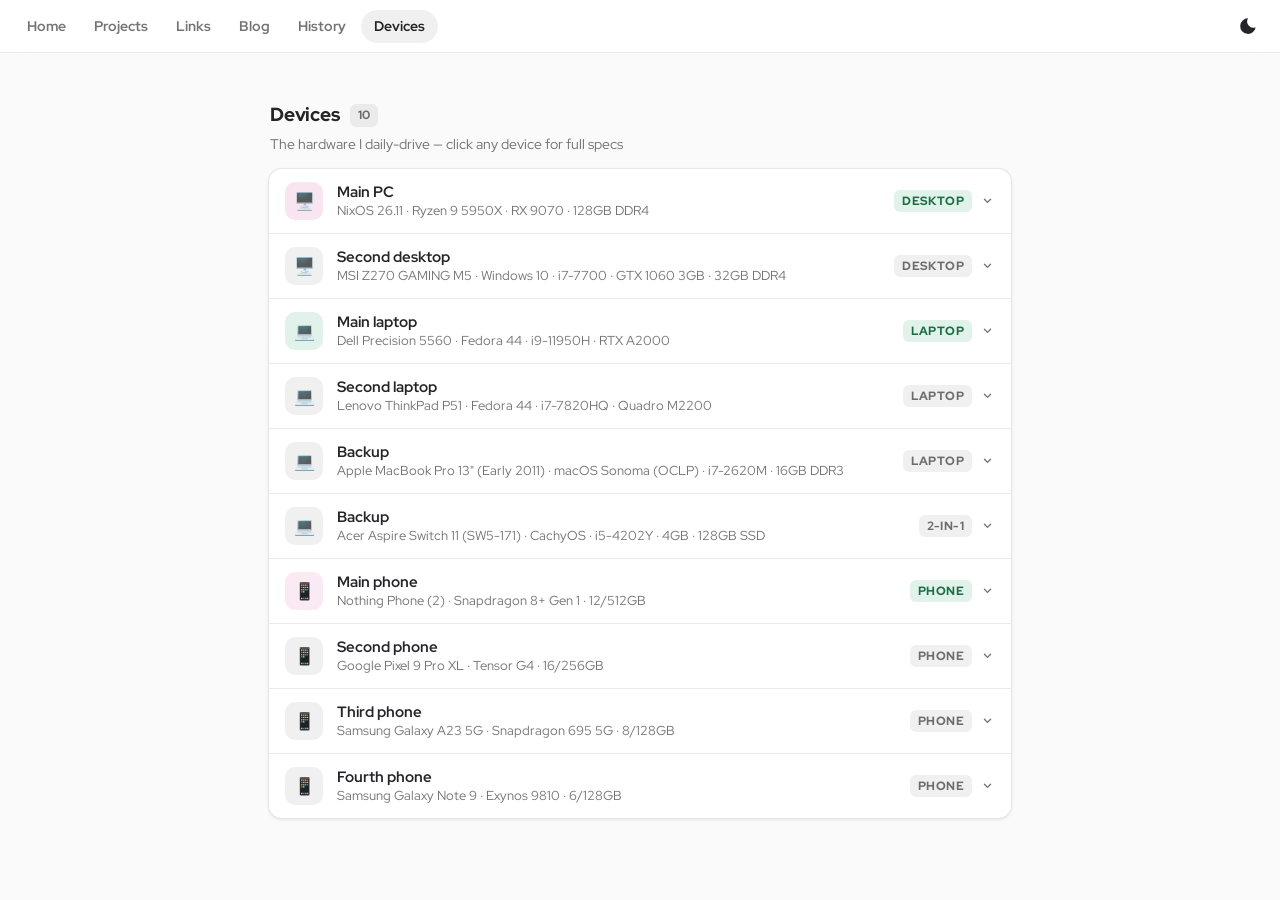
<file: devices.html>
<!DOCTYPE html>
<html lang="en" data-page="devices">
<head>
<meta charset="UTF-8"></meta>
<meta name="viewport" content="width=device-width, initial-scale=1.0"></meta>
<title>Devices · blueskychan_</title>
<meta name="description" content="The hardware blueskychan_ daily-drives — main PC, laptops, and phones, with full specs."></meta>
<meta name="author" content="Phapoom Saksri (ผาภูมิ ศักดิ์ศรี) · blueskychan_"></meta>
<meta name="theme-color" content="#d56199"></meta>
<link rel="canonical" href="https://mindhas403.dev/devices"></link>
<link rel="icon" type="image/webp" href="favicon.webp"></link>
<link rel="apple-touch-icon" href="favicon.webp"></link>
<meta property="og:type" content="website"></meta>
<meta property="og:site_name" content="blueskychan_"></meta>
<meta property="og:title" content="Devices · blueskychan_"></meta>
<meta property="og:description" content="The hardware blueskychan_ daily-drives — main PC, laptops, and phones, with full specs."></meta>
<meta property="og:url" content="https://mindhas403.dev/devices"></meta>
<meta property="og:image" content="https://mindhas403.dev/favicon.webp"></meta>
<meta property="og:image:alt" content="blueskychan_"></meta>
<meta name="twitter:card" content="summary"></meta>
<meta name="twitter:title" content="Devices · blueskychan_"></meta>
<meta name="twitter:description" content="The hardware blueskychan_ daily-drives — main PC, laptops, and phones, with full specs."></meta>
<meta name="twitter:image" content="https://mindhas403.dev/favicon.webp"></meta>
<meta name="twitter:creator" content="@blueskychan_"></meta>
<link rel="preconnect" href="https://fonts.googleapis.com"></link>
<link rel="preconnect" href="https://fonts.gstatic.com" crossorigin="anonymous"></link>
<link rel="preload" as="style" href="https://fonts.googleapis.com/css2?family=Red+Hat+Display:wght@400;500;600;700;800&amp;family=Noto+Sans+Thai:wght@400;500;600;700&amp;family=JetBrains+Mono:wght@400;500;600&amp;display=swap" onload="this.onload=null;this.rel='stylesheet'"></link>
<noscript><link href="https://fonts.googleapis.com/css2?family=Red+Hat+Display:wght@400;500;600;700;800&amp;family=Noto+Sans+Thai:wght@400;500;600;700&amp;family=JetBrains+Mono:wght@400;500;600&amp;display=swap" rel="stylesheet"></link></noscript>
<link rel="stylesheet" href="site-styles.css"></link>
</head>
<body>

  <header class="headerbar" data-screen-label="Header bar">
    <nav class="hb-nav" aria-label="Pages">
      <a class="hb-link" href="/">Home</a>
      <a class="hb-link" href="/projects">Projects</a>
      <a class="hb-link" href="/links">Links</a>
      <a class="hb-link" href="/blog">Blog</a>
      <a class="hb-link" href="/history">History</a>
      <a class="hb-link active" href="/devices">Devices</a>
    </nav>
    <div class="hb-spacer"></div>
    <button class="icon-btn" id="themeBtn" type="button" title="Toggle dark mode" aria-label="Toggle dark mode">
      <svg class="icon-moon" viewBox="0 0 16 16"><path d="M8.1 1.2A6.9 6.9 0 1 0 14.8 9 5.4 5.4 0 0 1 8.1 1.2z"></path></svg>
      <svg class="icon-sun" viewBox="0 0 16 16"><path d="M8 4.5A3.5 3.5 0 1 0 8 11.5 3.5 3.5 0 0 0 8 4.5zM8 0a.75.75 0 0 1 .75.75v1.5a.75.75 0 0 1-1.5 0V.75A.75.75 0 0 1 8 0zm0 13a.75.75 0 0 1 .75.75v1.5a.75.75 0 0 1-1.5 0v-1.5A.75.75 0 0 1 8 13zM0 8a.75.75 0 0 1 .75-.75h1.5a.75.75 0 0 1 0 1.5H.75A.75.75 0 0 1 0 8zm13 0a.75.75 0 0 1 .75-.75h1.5a.75.75 0 0 1 0 1.5h-1.5A.75.75 0 0 1 13 8zM2.3 2.3a.75.75 0 0 1 1.06 0l1.06 1.06a.75.75 0 1 1-1.06 1.06L2.3 3.36a.75.75 0 0 1 0-1.06zm9.28 9.28a.75.75 0 0 1 1.06 0l1.06 1.06a.75.75 0 1 1-1.06 1.06l-1.06-1.06a.75.75 0 0 1 0-1.06zm2.12-9.28a.75.75 0 0 1 0 1.06l-1.06 1.06a.75.75 0 1 1-1.06-1.06l1.06-1.06a.75.75 0 0 1 1.06 0zM4.42 11.58a.75.75 0 0 1 0 1.06l-1.06 1.06a.75.75 0 0 1-1.06-1.06l1.06-1.06a.75.75 0 0 1 1.06 0z"></path></svg>
    </button>
  </header>

  <main class="page">
    <section class="section" data-screen-label="Devices" style="margin-top: 12px;">
      <h1 class="section-title">Devices <span class="tag">10</span></h1>
      <p class="section-sub">The hardware I daily-drive — click any device for full specs</p>
      <div class="boxed-list dev-acc" id="deviceList">
        <div class="dev-item">
          <button class="row dev-head" type="button" aria-expanded="false">
            <div class="row-icon blue">🖥️</div>
            <div class="row-body">
              <div class="row-title">Main PC</div>
              <div class="row-sub">NixOS 26.11 · Ryzen 9 5950X · RX 9070 · 128GB DDR4</div>
            </div>
            <div class="row-end">
              <span class="tag active">Desktop</span>
              <svg class="chev" viewBox="0 0 16 16"><path d="M4.22 6.22a.75.75 0 0 1 1.06 0L8 8.94l2.72-2.72a.75.75 0 1 1 1.06 1.06l-3.25 3.25a.75.75 0 0 1-1.06 0L4.22 7.28a.75.75 0 0 1 0-1.06z"></path></svg>
            </div>
          </button>
          <div class="dev-detail">
            <div class="spec-list">
              <div class="spec-row"><span class="spec-key">Operating system</span> <span class="spec-val"><a href="https://nixos.org/" target="_blank" rel="noopener">NixOS 26.11 (Zokor)</a> (flakes · Sway/Wayland)</span></div>
              <div class="spec-row"><span class="spec-key">OS (second)</span> <span class="spec-val"><a href="https://cachyos.org/" target="_blank" rel="noopener">CachyOS</a> (low-latency setup for osu!)</span></div>
              <div class="spec-row"><span class="spec-key">OS (third)</span> <span class="spec-val"><a href="https://www.microsoft.com/en-us/windows" target="_blank" rel="noopener">Microsoft Windows 11 (Professional)</a></span></div>
              <div class="spec-row"><span class="spec-key">NixOS config</span> <span class="spec-val"><a href="https://github.com/blueskychan-dev/nixos-config" target="_blank" rel="noopener">blueskychan-dev/nixos-config</a> (flakes · the config this machine is built from)</span></div>
              <div class="spec-row"><span class="spec-key">Motherboard</span> <span class="spec-val"><a href="https://www.gigabyte.com/Motherboard/X570-GAMING-X-rev-10/sp" target="_blank" rel="noopener">Gigabyte X570 GAMING X</a> (BIOS F41a)</span></div>
              <div class="spec-row"><span class="spec-key">CPU</span> <span class="spec-val"><a href="https://www.amd.com/en/products/processors/desktops/ryzen/5000-series/amd-ryzen-9-5950x.html" target="_blank" rel="noopener">AMD Ryzen 9 5950X (16C / 32T, Zen 3)</a></span></div>
              <div class="spec-row"><span class="spec-key">GPU</span> <span class="spec-val"><a href="https://www.gigabyte.com/Graphics-Card/GV-R9070GAMING-OC-16GD" target="_blank" rel="noopener">Gigabyte Radeon RX 9070 GAMING OC 16GiB (Navi 48, RDNA 4)</a></span></div>
              <div class="spec-row"><span class="spec-key">RAM</span> <span class="spec-val">128GB DDR4 (3200MHz CL16 XMP) · 32×4 — Kingston FURY (KF3200C16D4/32GX)</span></div>
              <div class="spec-row">
                <span class="spec-key">Storage</span>
                <span class="spec-val">
                  <ul class="spec-sublist">
                    <li><a href="https://www.sandisk.com/products/ssd/internal-ssd/wd-blue-sn5000-nvme-ssd?sku=WDS100T4B0E-00CNZ0" target="_blank" rel="noopener">WD Blue SN5000 1TB M.2 NVMe</a> (main OS — NixOS)</li>
                    <li><a href="https://www.sandisk.com/products/ssd/internal-ssd/wd-blue-sn5000-nvme-ssd?sku=WDS500G4B0E-00CNZ0" target="_blank" rel="noopener">WD Blue SN5000 500GB M.2 NVMe</a> (Windows OS disk)</li>
                    <li><a href="https://www.hiksemitech.com/en/hiksemi/all-products/solid-state-drive/hs-ssd-e100n.html" target="_blank" rel="noopener">HS-SSD-E100N 512GB SATA SSD</a> (CachyOS — low-latency setup)</li>
                    <li><a href="https://www.techpowerup.com/ssd-specs/kingston-hyperx-fury-240-gb.d1224" target="_blank" rel="noopener">Kingston HyperX Fury 240GB SATA SSD</a> (VMs data / cache)</li>
                    <li><a href="https://www.seagate.com/products/hard-drives/barracuda-hard-drive/" target="_blank" rel="noopener">Seagate Barracuda ST2000DM001 2TB 7200RPM</a> (data disk)</li>
                    <li><a href="https://products.wdc.com/library/SpecSheet/ENG/2879-800002.pdf" target="_blank" rel="noopener">WD Green WD40EZRX 4TB</a> (another data disk)</li>
                    <li><a href="https://theretroweb.com/harddrives/3727" target="_blank" rel="noopener">Samsung Spinpoint M HN-M101MBB 1TB (5400RPM)</a> (data disk, but NTFS)</li>
                  </ul>
                </span>
              </div>
              <div class="spec-row"><span class="spec-key">Display (main)</span> <span class="spec-val"><a href="https://store.acer.com/en-sg/vg250q-f3" target="_blank" rel="noopener">Acer Nitro VG250Q F3bmiipx</a> — 1920×1080 @ 320Hz (DisplayPort)</span></div>
              <div class="spec-row"><span class="spec-key">Display (second)</span> <span class="spec-val"><a href="https://www.msi.com/Monitor/G255PF-E2" target="_blank" rel="noopener">MSI G255PF E2</a> — 1920×1080 @ 180Hz (DisplayPort)</span></div>
              <div class="spec-row"><span class="spec-key">Network</span> <span class="spec-val">Realtek RTL8111/8168 onboard Gigabit Ethernet · Intel Dual Band Wireless-AC 3165 (Wi-Fi + Bluetooth)</span></div>
              <div class="spec-row"><span class="spec-key">Audio</span> <span class="spec-val">Realtek ALC887-VD</span></div>
              <div class="spec-row"><span class="spec-key">Webcam</span> <span class="spec-val"><a href="https://www.logitech.com/en-us/shop/p/c270-hd-webcam" target="_blank" rel="noopener">Logitech C270 HD Webcam</a></span></div>
              <div class="spec-row"><span class="spec-key">Tablet</span> <span class="spec-val"><a href="https://estore.wacom.com/en-us/wacom-intuos-pro-small-s-ptk470k0a.html" target="_blank" rel="noopener">Wacom PTK-470</a> (main) / <a href="https://101.wacom.com/UserHelp/en/TOC/CTL-480.html" target="_blank" rel="noopener">Wacom CTL-480</a> (backup) / <a href="https://101.wacom.com/UserHelp/en/TOC/CTL-472.html" target="_blank" rel="noopener">Wacom CTL-472</a> (backup, broken)</span></div>
              <div class="spec-row"><span class="spec-key">Mouse</span> <span class="spec-val"><a href="https://hyperx.com/products/hyperx-pulsefire-haste-2-core-wireless-gaming-mouse" target="_blank" rel="noopener">HyperX Pulsefire Haste 2 Core Wireless</a></span></div>
              <div class="spec-row"><span class="spec-key">Keyboard</span> <span class="spec-val"><a href="https://ajazzstore.com/products/ajazz-ak820-max-he" target="_blank" rel="noopener">Ajazz AK820 Max HE</a> (wired) / <a href="https://madlionskeyboard.com/product/mad60he/" target="_blank" rel="noopener">MADLIONS MAD 60 HE Magnetic Switch</a> (no-light version)</span></div>
              <div class="spec-row"><span class="spec-key">Keypad</span> <span class="spec-val"><a href="https://sayodevice.com/products/o3c" target="_blank" rel="noopener">SayoDevice O3C</a></span></div>
              <div class="spec-row"><span class="spec-key">Microphone</span> <span class="spec-val"><a href="https://www.musicarms.net/audio-technica-atr2500x-usb/" target="_blank" rel="noopener">Audio-Technica ATR2500x-USB</a></span></div>
            </div>
          </div>
        </div>
        <div class="dev-item">
          <button class="row dev-head" type="button" aria-expanded="false">
            <div class="row-icon">🖥️</div>
            <div class="row-body">
              <div class="row-title">Second desktop</div>
              <div class="row-sub">MSI Z270 GAMING M5 · Windows 10 · i7-7700 · GTX 1060 3GB · 32GB DDR4</div>
            </div>
            <div class="row-end">
              <span class="tag">Desktop</span>
              <svg class="chev" viewBox="0 0 16 16"><path d="M4.22 6.22a.75.75 0 0 1 1.06 0L8 8.94l2.72-2.72a.75.75 0 1 1 1.06 1.06l-3.25 3.25a.75.75 0 0 1-1.06 0L4.22 7.28a.75.75 0 0 1 0-1.06z"></path></svg>
            </div>
          </button>
          <div class="dev-detail">
            <div class="spec-list">
              <div class="spec-row"><span class="spec-key">Operating system</span> <span class="spec-val"><a href="https://www.microsoft.com/en-us/windows" target="_blank" rel="noopener">Microsoft Windows 10</a></span></div>
              <div class="spec-row"><span class="spec-key">Motherboard</span> <span class="spec-val"><a href="https://www.msi.com/Motherboard/z270-gaming-m5/Specification" target="_blank" rel="noopener">MSI Z270 GAMING M5</a> (MS-7A78 · BIOS 1.A0)</span></div>
              <div class="spec-row"><span class="spec-key">CPU</span> <span class="spec-val"><a href="https://www.intel.com/content/www/us/en/products/sku/97128/intel-core-i77700-processor-8m-cache-up-to-4-20-ghz/specifications.html" target="_blank" rel="noopener">Intel Core i7-7700 (4C / 8T, Kaby Lake)</a></span></div>
              <div class="spec-row"><span class="spec-key">GPU</span> <span class="spec-val"><a href="https://www.techpowerup.com/gpu-specs/geforce-gtx-1060-3-gb.c2954" target="_blank" rel="noopener">NVIDIA GeForce GTX 1060 3GB</a> (GP106, MSI)</span></div>
              <div class="spec-row"><span class="spec-key">RAM</span> <span class="spec-val">32GB DDR4 2400MHz (4×8GB) — 2× Kingston FURY (KF3200C16D4/8GX) + 2× Corsair Vengeance LPX (CMK16GX4M2A2400C14)</span></div>
              <div class="spec-row"><span class="spec-key">Storage</span> <span class="spec-val"><a href="https://www.msi.com/Storage/SPATIUM-M450-PCIe-4.0-NVMe-M.2/Specification" target="_blank" rel="noopener">MSI Spatium M450 500GB M.2 NVMe</a> (Windows OS disk)</span></div>
              <div class="spec-row"><span class="spec-key">Display</span> <span class="spec-val"><a href="https://www.dahuasecurity.com/products/All-Products/Display--Control/Monitors/Commercial-Series/LM24-B201S" target="_blank" rel="noopener">Dahua LM24-B201S</a> — 23.8" 1920×1080 IPS @ 100Hz (HDMI)</span></div>
              <div class="spec-row"><span class="spec-key">Network</span> <span class="spec-val">Qualcomm Atheros Killer E2500 Gigabit Ethernet</span></div>
              <div class="spec-row"><span class="spec-key">Audio</span> <span class="spec-val">Realtek ALC1220</span></div>
            </div>
          </div>
        </div>
        <div class="dev-item">
          <button class="row dev-head" type="button" aria-expanded="false">
            <div class="row-icon green">💻</div>
            <div class="row-body">
              <div class="row-title">Main laptop</div>
              <div class="row-sub">Dell Precision 5560 · Fedora 44 · i9-11950H · RTX A2000</div>
            </div>
            <div class="row-end">
              <span class="tag active">Laptop</span>
              <svg class="chev" viewBox="0 0 16 16"><path d="M4.22 6.22a.75.75 0 0 1 1.06 0L8 8.94l2.72-2.72a.75.75 0 1 1 1.06 1.06l-3.25 3.25a.75.75 0 0 1-1.06 0L4.22 7.28a.75.75 0 0 1 0-1.06z"></path></svg>
            </div>
          </button>
          <div class="dev-detail">
            <div class="spec-list">
              <div class="spec-row"><span class="spec-key">Operating system</span> <span class="spec-val"><a href="https://fedoraproject.org/workstation/" target="_blank" rel="noopener">Fedora Linux 44 (Workstation)</a> (btrfs on LUKS)</span></div>
              <div class="spec-row"><span class="spec-key">OS (second)</span> <span class="spec-val"><a href="https://www.microsoft.com/en-us/windows" target="_blank" rel="noopener">Microsoft Windows 11 IoT Enterprise LTSC</a> (BitLocker)</span></div>
              <div class="spec-row"><span class="spec-key">Model</span> <span class="spec-val"><a href="https://www.dell.com/support/manuals/en-us/precision-15-5560-laptop/prec5560_ss" target="_blank" rel="noopener">Dell Precision 5560</a> (BIOS 1.47.0)</span></div>
              <div class="spec-row"><span class="spec-key">CPU</span> <span class="spec-val"><a href="https://www.intel.com/content/www/us/en/products/sku/213798/intel-core-i911950h-processor-24m-cache-up-to-4-90-ghz/specifications.html" target="_blank" rel="noopener">Intel Core i9-11950H (8C / 16T, Tiger Lake-H)</a></span></div>
              <div class="spec-row"><span class="spec-key">GPU</span> <span class="spec-val"><a href="https://www.techpowerup.com/gpu-specs/rtx-a2000-mobile.c3827" target="_blank" rel="noopener">NVIDIA RTX A2000 Laptop GPU 4GiB</a></span></div>
              <div class="spec-row"><span class="spec-key">iGPU</span> <span class="spec-val"><a href="https://www.techpowerup.com/gpu-specs/uhd-graphics-32eu-mobile.c3811" target="_blank" rel="noopener">Intel UHD Graphics 32EU (Tiger Lake-H GT1)</a></span></div>
              <div class="spec-row"><span class="spec-key">RAM</span> <span class="spec-val">64GB DDR4 3200MHz (2×32GB Samsung SODIMM)</span></div>
              <div class="spec-row">
                <span class="spec-key">Storage</span>
                <span class="spec-val">
                  <ul class="spec-sublist">
                    <li><a href="https://www.techpowerup.com/ssd-specs/western-digital-pc-sn730-1-tb.d270" target="_blank" rel="noopener">WD PC SN730 1TB M.2 NVMe</a> (main OS disk — Fedora)</li>
                    <li><a href="https://www.msi.com/Storage/SPATIUM-M371-NVMe-M.2/Specification" target="_blank" rel="noopener">MSI Spatium M371 1TB M.2 NVMe</a> (Windows OS disk)</li>
                  </ul>
                </span>
              </div>
              <div class="spec-row"><span class="spec-key">Display</span> <span class="spec-val">15.6" 3840×2400 UHD+ touchscreen (Sharp LQ156R1)</span></div>
              <div class="spec-row"><span class="spec-key">Wireless</span> <span class="spec-val">Intel Wi-Fi 6 AX201</span></div>
              <div class="spec-row"><span class="spec-key">Audio</span> <span class="spec-val">Realtek ALC289</span></div>
            </div>
          </div>
        </div>
        <div class="dev-item">
          <button class="row dev-head" type="button" aria-expanded="false">
            <div class="row-icon">💻</div>
            <div class="row-body">
              <div class="row-title">Second laptop</div>
              <div class="row-sub">Lenovo ThinkPad P51 · Fedora 44 · i7-7820HQ · Quadro M2200</div>
            </div>
            <div class="row-end">
              <span class="tag">Laptop</span>
              <svg class="chev" viewBox="0 0 16 16"><path d="M4.22 6.22a.75.75 0 0 1 1.06 0L8 8.94l2.72-2.72a.75.75 0 1 1 1.06 1.06l-3.25 3.25a.75.75 0 0 1-1.06 0L4.22 7.28a.75.75 0 0 1 0-1.06z"></path></svg>
            </div>
          </button>
          <div class="dev-detail">
            <div class="spec-list">
              <div class="spec-row"><span class="spec-key">Operating system</span> <span class="spec-val"><a href="https://fedoraproject.org/workstation/" target="_blank" rel="noopener">Fedora Linux 44 (Workstation)</a> (btrfs on LUKS)</span></div>
              <div class="spec-row"><span class="spec-key">Model</span> <span class="spec-val"><a href="https://www.lenovo.com/us/en/p/laptops/thinkpad/thinkpadp/thinkpad-p51/22tp2wpwp51" target="_blank" rel="noopener">Lenovo ThinkPad P51</a> (20HJS48X00 · BIOS N1UET91W 1.65)</span></div>
              <div class="spec-row"><span class="spec-key">CPU</span> <span class="spec-val"><a href="https://www.intel.com/content/www/us/en/products/sku/97496/intel-core-i77820hq-processor-8m-cache-up-to-3-90-ghz/specifications.html" target="_blank" rel="noopener">Intel Core i7-7820HQ (4C / 8T, Kaby Lake H)</a></span></div>
              <div class="spec-row"><span class="spec-key">GPU</span> <span class="spec-val"><a href="https://www.techpowerup.com/gpu-specs/quadro-m2200-mobile.c2922" target="_blank" rel="noopener">NVIDIA Quadro M2200 4GiB</a></span></div>
              <div class="spec-row"><span class="spec-key">iGPU</span> <span class="spec-val"><a href="https://www.techpowerup.com/gpu-specs/hd-graphics-630.c2962" target="_blank" rel="noopener">Intel HD Graphics 630</a></span></div>
              <div class="spec-row"><span class="spec-key">RAM</span> <span class="spec-val">64GB DDR4 (4×16GB — DDR4-3200 modules run at 2400MHz, the platform limit)</span></div>
              <div class="spec-row">
                <span class="spec-key">Storage</span>
                <span class="spec-val">
                  <ul class="spec-sublist">
                    <li><a href="https://www.msi.com/Storage/SPATIUM-M450-PCIe-4.0-NVMe-M.2/Specification" target="_blank" rel="noopener">MSI Spatium M450 500GB M.2 NVMe</a> (main OS disk)</li>
                    <li><a href="https://www.techpowerup.com/ssd-specs/western-digital-blue-3d-500-gb.d477" target="_blank" rel="noopener">WD Blue 2.5" SATA3 SSD (WDS500G2B0A)</a> (data disk — LUKS)</li>
                  </ul>
                </span>
              </div>
              <div class="spec-row"><span class="spec-key">Display</span> <span class="spec-val">15.6" 1920×1080 @ 60Hz (LG Display LP156WF6-SPK4)</span></div>
              <div class="spec-row"><span class="spec-key">Wireless</span> <span class="spec-val">Intel Dual Band Wireless-AC 8265</span></div>
              <div class="spec-row"><span class="spec-key">Network</span> <span class="spec-val">Intel Ethernet Connection (5) I219-LM Gigabit</span></div>
              <div class="spec-row"><span class="spec-key">Audio</span> <span class="spec-val">Realtek ALC298</span></div>
            </div>
          </div>
        </div>
        <div class="dev-item">
          <button class="row dev-head" type="button" aria-expanded="false">
            <div class="row-icon">💻</div>
            <div class="row-body">
              <div class="row-title">Backup</div>
              <div class="row-sub">Apple MacBook Pro 13" (Early 2011) · macOS Sonoma (OCLP) · i7-2620M · 16GB DDR3</div>
            </div>
            <div class="row-end">
              <span class="tag">Laptop</span>
              <svg class="chev" viewBox="0 0 16 16"><path d="M4.22 6.22a.75.75 0 0 1 1.06 0L8 8.94l2.72-2.72a.75.75 0 1 1 1.06 1.06l-3.25 3.25a.75.75 0 0 1-1.06 0L4.22 7.28a.75.75 0 0 1 0-1.06z"></path></svg>
            </div>
          </button>
          <div class="dev-detail">
            <div class="spec-list">
              <div class="spec-row"><span class="spec-key">Operating system</span> <span class="spec-val"><a href="https://en.wikipedia.org/wiki/MacOS_Sonoma" target="_blank" rel="noopener">macOS Sonoma 14.8.9</a> (unsupported model — <a href="https://dortania.github.io/OpenCore-Legacy-Patcher/" target="_blank" rel="noopener">OpenCore Legacy Patcher</a> 2.4.1)</span></div>
              <div class="spec-row"><span class="spec-key">Model</span> <span class="spec-val"><a href="https://everymac.com/systems/apple/macbook_pro/specs/macbook-pro-core-i7-2.7-13-early-2011-unibody-thunderbolt-specs.html" target="_blank" rel="noopener">MacBook Pro (13-inch, Early 2011)</a> (MacBookPro8,1 · A1278)</span></div>
              <div class="spec-row"><span class="spec-key">CPU</span> <span class="spec-val"><a href="https://www.intel.com/content/www/us/en/products/sku/52231/intel-core-i72620m-processor-4m-cache-up-to-3-40-ghz/specifications.html" target="_blank" rel="noopener">Intel Core i7-2620M (2C / 4T, 2.7GHz, Sandy Bridge)</a></span></div>
              <div class="spec-row"><span class="spec-key">iGPU</span> <span class="spec-val">Intel HD Graphics 3000 (512MB shared)</span></div>
              <div class="spec-row"><span class="spec-key">RAM</span> <span class="spec-val">16GB DDR3 1600MHz (2×8GB)</span></div>
              <div class="spec-row"><span class="spec-key">Storage</span> <span class="spec-val">Toshiba THNSNC128GBSJ 128GB 2.5" SATA SSD (sole disk — APFS)</span></div>
              <div class="spec-row"><span class="spec-key">Display</span> <span class="spec-val">13.3" 1280×800 (Samsung LTN133AT09)</span></div>
              <div class="spec-row"><span class="spec-key">Wireless</span> <span class="spec-val">Broadcom BCM4331 (802.11a/b/g/n) · Broadcom BCM20702A3 Bluetooth</span></div>
              <div class="spec-row"><span class="spec-key">Network</span> <span class="spec-val">Broadcom 57765-B0 Gigabit Ethernet</span></div>
            </div>
          </div>
        </div>
        <div class="dev-item">
          <button class="row dev-head" type="button" aria-expanded="false">
            <div class="row-icon">💻</div>
            <div class="row-body">
              <div class="row-title">Backup</div>
              <div class="row-sub">Acer Aspire Switch 11 (SW5-171) · CachyOS · i5-4202Y · 4GB · 128GB SSD</div>
            </div>
            <div class="row-end">
              <span class="tag">2-in-1</span>
              <svg class="chev" viewBox="0 0 16 16"><path d="M4.22 6.22a.75.75 0 0 1 1.06 0L8 8.94l2.72-2.72a.75.75 0 1 1 1.06 1.06l-3.25 3.25a.75.75 0 0 1-1.06 0L4.22 7.28a.75.75 0 0 1 0-1.06z"></path></svg>
            </div>
          </button>
          <div class="dev-detail">
            <div class="spec-list">
              <div class="spec-row"><span class="spec-key">Operating system</span> <span class="spec-val"><a href="https://cachyos.org/" target="_blank" rel="noopener">CachyOS</a> (KDE Plasma 6.7.4 on Wayland · btrfs)</span></div>
              <div class="spec-row"><span class="spec-key">Model</span> <span class="spec-val"><a href="https://www.notebookcheck.net/Acer-Aspire-Switch-11-SW5-171-325N.137611.0.html" target="_blank" rel="noopener">Acer Aspire Switch 11 (SW5-171)</a> (BIOS V1.04)</span></div>
              <div class="spec-row"><span class="spec-key">CPU</span> <span class="spec-val"><a href="https://www.intel.com/content/www/us/en/products/sku/76610/intel-core-i54202y-processor-3m-cache-up-to-2-00-ghz/specifications.html" target="_blank" rel="noopener">Intel Core i5-4202Y (2C / 4T, Haswell-Y)</a></span></div>
              <div class="spec-row"><span class="spec-key">iGPU</span> <span class="spec-val">Intel HD Graphics 4200</span></div>
              <div class="spec-row"><span class="spec-key">RAM</span> <span class="spec-val">4GB DDR3L</span></div>
              <div class="spec-row"><span class="spec-key">Storage</span> <span class="spec-val">Kingston RBU-SNS8100S3128GD 128GB M.2 SATA SSD</span></div>
              <div class="spec-row"><span class="spec-key">Display</span> <span class="spec-val">11.6" 1920×1080 IPS touchscreen (Chi Mei N116HSE-EA2 · detachable keyboard dock)</span></div>
              <div class="spec-row"><span class="spec-key">Wireless</span> <span class="spec-val">Qualcomm Atheros QCA6174 802.11ac + Bluetooth — no wired Ethernet</span></div>
            </div>
          </div>
        </div>
        <div class="dev-item">
          <button class="row dev-head" type="button" aria-expanded="false">
            <div class="row-icon pink">📱</div>
            <div class="row-body">
              <div class="row-title">Main phone</div>
              <div class="row-sub">Nothing Phone (2) · Snapdragon 8+ Gen 1 · 12/512GB</div>
            </div>
            <div class="row-end">
              <span class="tag active">Phone</span>
              <svg class="chev" viewBox="0 0 16 16"><path d="M4.22 6.22a.75.75 0 0 1 1.06 0L8 8.94l2.72-2.72a.75.75 0 1 1 1.06 1.06l-3.25 3.25a.75.75 0 0 1-1.06 0L4.22 7.28a.75.75 0 0 1 0-1.06z"></path></svg>
            </div>
          </button>
          <div class="dev-detail">
            <div class="spec-list">
              <div class="spec-row"><span class="spec-key">Model</span> <span class="spec-val"><a href="https://nothing.tech/products/phone-2" target="_blank" rel="noopener">Nothing Phone (2)</a></span></div>
              <div class="spec-row"><span class="spec-key">SoC</span> <span class="spec-val">Qualcomm Snapdragon 8+ Gen 1</span></div>
              <div class="spec-row"><span class="spec-key">Memory</span> <span class="spec-val">12GB RAM / 512GB storage</span></div>
            </div>
          </div>
        </div>
        <div class="dev-item">
          <button class="row dev-head" type="button" aria-expanded="false">
            <div class="row-icon">📱</div>
            <div class="row-body">
              <div class="row-title">Second phone</div>
              <div class="row-sub">Google Pixel 9 Pro XL · Tensor G4 · 16/256GB</div>
            </div>
            <div class="row-end">
              <span class="tag">Phone</span>
              <svg class="chev" viewBox="0 0 16 16"><path d="M4.22 6.22a.75.75 0 0 1 1.06 0L8 8.94l2.72-2.72a.75.75 0 1 1 1.06 1.06l-3.25 3.25a.75.75 0 0 1-1.06 0L4.22 7.28a.75.75 0 0 1 0-1.06z"></path></svg>
            </div>
          </button>
          <div class="dev-detail">
            <div class="spec-list">
              <div class="spec-row"><span class="spec-key">Model</span> <span class="spec-val"><a href="https://store.google.com/product/pixel_9_pro_xl" target="_blank" rel="noopener">Google Pixel 9 Pro XL</a></span></div>
              <div class="spec-row"><span class="spec-key">SoC</span> <span class="spec-val">Google Tensor G4</span></div>
              <div class="spec-row"><span class="spec-key">Memory</span> <span class="spec-val">16GB RAM / 256GB storage</span></div>
            </div>
          </div>
        </div>
        <div class="dev-item">
          <button class="row dev-head" type="button" aria-expanded="false">
            <div class="row-icon">📱</div>
            <div class="row-body">
              <div class="row-title">Third phone</div>
              <div class="row-sub">Samsung Galaxy A23 5G · Snapdragon 695 5G · 8/128GB</div>
            </div>
            <div class="row-end">
              <span class="tag">Phone</span>
              <svg class="chev" viewBox="0 0 16 16"><path d="M4.22 6.22a.75.75 0 0 1 1.06 0L8 8.94l2.72-2.72a.75.75 0 1 1 1.06 1.06l-3.25 3.25a.75.75 0 0 1-1.06 0L4.22 7.28a.75.75 0 0 1 0-1.06z"></path></svg>
            </div>
          </button>
          <div class="dev-detail">
            <div class="spec-list">
              <div class="spec-row"><span class="spec-key">Model</span> <span class="spec-val"><a href="https://www.gsmarena.com/samsung_galaxy_a23_5g-11736.php" target="_blank" rel="noopener">Samsung Galaxy A23 5G</a></span></div>
              <div class="spec-row"><span class="spec-key">SoC</span> <span class="spec-val">Qualcomm Snapdragon 695 5G</span></div>
              <div class="spec-row"><span class="spec-key">Memory</span> <span class="spec-val">8GB RAM / 128GB storage</span></div>
            </div>
          </div>
        </div>
        <div class="dev-item">
          <button class="row dev-head" type="button" aria-expanded="false">
            <div class="row-icon">📱</div>
            <div class="row-body">
              <div class="row-title">Fourth phone</div>
              <div class="row-sub">Samsung Galaxy Note 9 · Exynos 9810 · 6/128GB</div>
            </div>
            <div class="row-end">
              <span class="tag">Phone</span>
              <svg class="chev" viewBox="0 0 16 16"><path d="M4.22 6.22a.75.75 0 0 1 1.06 0L8 8.94l2.72-2.72a.75.75 0 1 1 1.06 1.06l-3.25 3.25a.75.75 0 0 1-1.06 0L4.22 7.28a.75.75 0 0 1 0-1.06z"></path></svg>
            </div>
          </button>
          <div class="dev-detail">
            <div class="spec-list">
              <div class="spec-row"><span class="spec-key">Model</span> <span class="spec-val"><a href="https://www.gsmarena.com/samsung_galaxy_note9-9163.php" target="_blank" rel="noopener">Samsung Galaxy Note 9</a> (SM-N960F)</span></div>
              <div class="spec-row"><span class="spec-key">SoC</span> <span class="spec-val">Samsung Exynos 9810</span></div>
              <div class="spec-row"><span class="spec-key">Memory</span> <span class="spec-val">6GB RAM / 128GB storage</span></div>
            </div>
          </div>
        </div>
      </div>
    </section>
  </main>

  <script src="site-core.js"></script>
</body>
</html>
</file>
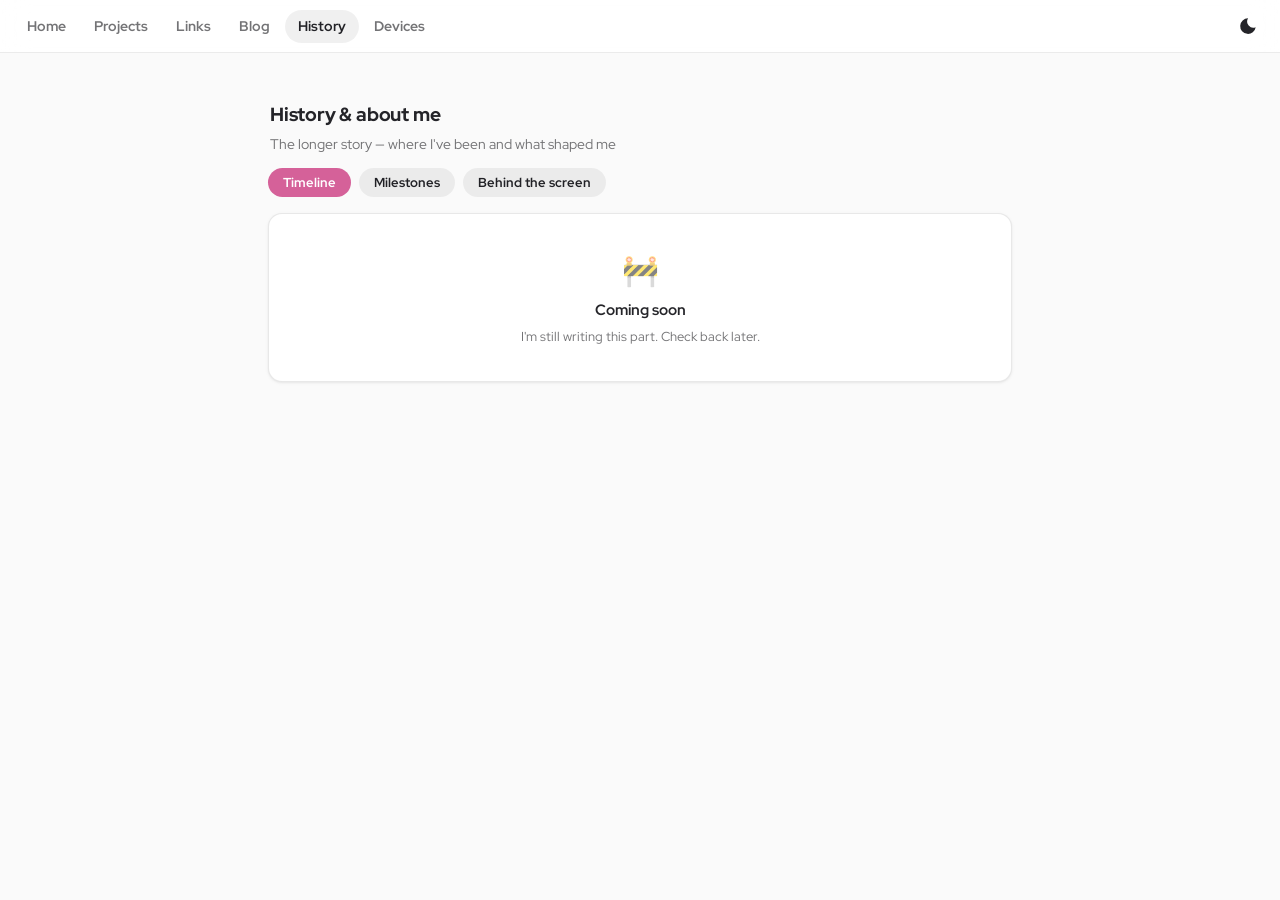
<file: history.html>
<!DOCTYPE html>
<html lang="en" data-page="history">
<head>
<meta charset="UTF-8"></meta>
<meta name="viewport" content="width=device-width, initial-scale=1.0"></meta>
<title>History · blueskychan_</title>
<meta name="description" content="The longer story of blueskychan_ — where I've been and what shaped me."></meta>
<meta name="author" content="Phapoom Saksri (ผาภูมิ ศักดิ์ศรี) · blueskychan_"></meta>
<meta name="theme-color" content="#d56199"></meta>
<link rel="canonical" href="https://mindhas403.dev/history"></link>
<link rel="icon" type="image/webp" href="favicon.webp"></link>
<link rel="apple-touch-icon" href="favicon.webp"></link>
<meta property="og:type" content="website"></meta>
<meta property="og:site_name" content="blueskychan_"></meta>
<meta property="og:title" content="History · blueskychan_"></meta>
<meta property="og:description" content="The longer story of blueskychan_ — where I've been and what shaped me."></meta>
<meta property="og:url" content="https://mindhas403.dev/history"></meta>
<meta property="og:image" content="https://mindhas403.dev/favicon.webp"></meta>
<meta property="og:image:alt" content="blueskychan_"></meta>
<meta name="twitter:card" content="summary"></meta>
<meta name="twitter:title" content="History · blueskychan_"></meta>
<meta name="twitter:description" content="The longer story of blueskychan_ — where I've been and what shaped me."></meta>
<meta name="twitter:image" content="https://mindhas403.dev/favicon.webp"></meta>
<meta name="twitter:creator" content="@blueskychan_"></meta>
<link rel="preconnect" href="https://fonts.googleapis.com"></link>
<link rel="preconnect" href="https://fonts.gstatic.com" crossorigin="anonymous"></link>
<link rel="preload" as="style" href="https://fonts.googleapis.com/css2?family=Red+Hat+Display:wght@400;500;600;700;800&amp;family=Noto+Sans+Thai:wght@400;500;600;700&amp;family=JetBrains+Mono:wght@400;500;600&amp;display=swap" onload="this.onload=null;this.rel='stylesheet'"></link>
<noscript><link href="https://fonts.googleapis.com/css2?family=Red+Hat+Display:wght@400;500;600;700;800&amp;family=Noto+Sans+Thai:wght@400;500;600;700&amp;family=JetBrains+Mono:wght@400;500;600&amp;display=swap" rel="stylesheet"></link></noscript>
<link rel="stylesheet" href="site-styles.css"></link>
</head>
<body>

  <header class="headerbar" data-screen-label="Header bar">
    <nav class="hb-nav" aria-label="Pages">
      <a class="hb-link" href="/">Home</a>
      <a class="hb-link" href="/projects">Projects</a>
      <a class="hb-link" href="/links">Links</a>
      <a class="hb-link" href="/blog">Blog</a>
      <a class="hb-link active" href="/history">History</a>
      <a class="hb-link" href="/devices">Devices</a>
    </nav>
    <div class="hb-spacer"></div>
    <button class="icon-btn" id="themeBtn" type="button" title="Toggle dark mode" aria-label="Toggle dark mode">
      <svg class="icon-moon" viewBox="0 0 16 16"><path d="M8.1 1.2A6.9 6.9 0 1 0 14.8 9 5.4 5.4 0 0 1 8.1 1.2z"></path></svg>
      <svg class="icon-sun" viewBox="0 0 16 16"><path d="M8 4.5A3.5 3.5 0 1 0 8 11.5 3.5 3.5 0 0 0 8 4.5zM8 0a.75.75 0 0 1 .75.75v1.5a.75.75 0 0 1-1.5 0V.75A.75.75 0 0 1 8 0zm0 13a.75.75 0 0 1 .75.75v1.5a.75.75 0 0 1-1.5 0v-1.5A.75.75 0 0 1 8 13zM0 8a.75.75 0 0 1 .75-.75h1.5a.75.75 0 0 1 0 1.5H.75A.75.75 0 0 1 0 8zm13 0a.75.75 0 0 1 .75-.75h1.5a.75.75 0 0 1 0 1.5h-1.5A.75.75 0 0 1 13 8zM2.3 2.3a.75.75 0 0 1 1.06 0l1.06 1.06a.75.75 0 1 1-1.06 1.06L2.3 3.36a.75.75 0 0 1 0-1.06zm9.28 9.28a.75.75 0 0 1 1.06 0l1.06 1.06a.75.75 0 1 1-1.06 1.06l-1.06-1.06a.75.75 0 0 1 0-1.06zm2.12-9.28a.75.75 0 0 1 0 1.06l-1.06 1.06a.75.75 0 1 1-1.06-1.06l1.06-1.06a.75.75 0 0 1 1.06 0zM4.42 11.58a.75.75 0 0 1 0 1.06l-1.06 1.06a.75.75 0 0 1-1.06-1.06l1.06-1.06a.75.75 0 0 1 1.06 0z"></path></svg>
    </button>
  </header>

  <main class="page">
    <section class="section" data-screen-label="History" style="margin-top: 12px;">
      <h1 class="section-title">History &amp; about me</h1>
      <p class="section-sub">The longer story — where I've been and what shaped me</p>
      <div class="tabs" id="historyTabs" role="tablist">
        <button class="active" type="button" role="tab" aria-selected="true">Timeline</button>
        <button type="button" role="tab" aria-selected="false">Milestones</button>
        <button type="button" role="tab" aria-selected="false">Behind the screen</button>
      </div>
      <div class="boxed-list">
        <div class="soon-panel">
          <span class="soon-emoji">🚧</span>
          <span class="soon-title">Coming soon</span>
          <span class="soon-sub">I'm still writing this part. Check back later.</span>
        </div>
      </div>
    </section>
  </main>

  <script src="site-core.js"></script>
</body>
</html>
</file>
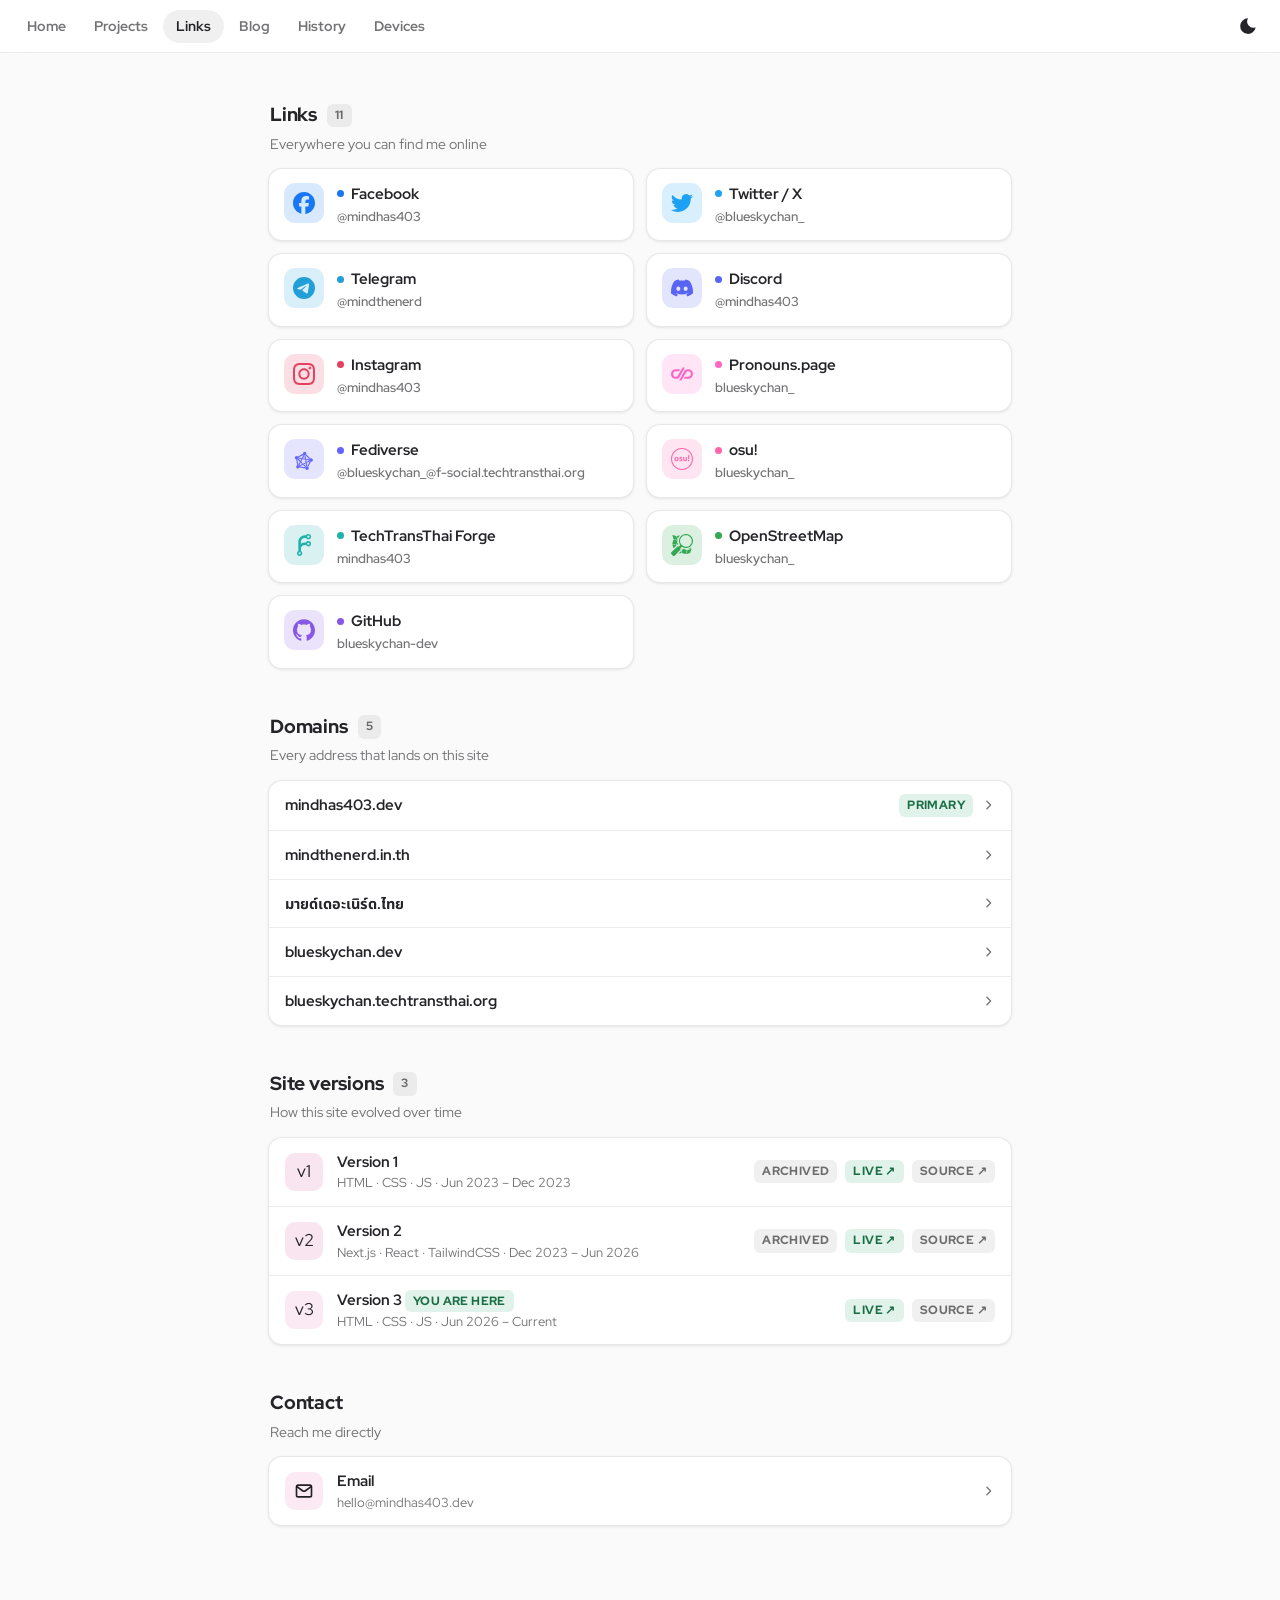
<file: links.html>
<!DOCTYPE html>
<html lang="en" data-page="links">
<head>
<meta charset="UTF-8"></meta>
<meta name="viewport" content="width=device-width, initial-scale=1.0"></meta>
<title>Links · blueskychan_</title>
<meta name="description" content="Every place you can find blueskychan_ online — social accounts, developer profiles, and ways to get in touch."></meta>
<meta name="author" content="Phapoom Saksri (ผาภูมิ ศักดิ์ศรี) · blueskychan_"></meta>
<meta name="theme-color" content="#d56199"></meta>
<link rel="canonical" href="https://mindhas403.dev/links"></link>
<link rel="icon" type="image/webp" href="favicon.webp"></link>
<link rel="apple-touch-icon" href="favicon.webp"></link>
<meta property="og:type" content="website"></meta>
<meta property="og:site_name" content="blueskychan_"></meta>
<meta property="og:title" content="Links · blueskychan_"></meta>
<meta property="og:description" content="Every place you can find blueskychan_ online — socials, dev profiles, and contact."></meta>
<meta property="og:url" content="https://mindhas403.dev/links"></meta>
<meta property="og:image" content="https://mindhas403.dev/favicon.webp"></meta>
<meta property="og:image:alt" content="blueskychan_"></meta>
<meta name="twitter:card" content="summary"></meta>
<meta name="twitter:title" content="Links · blueskychan_"></meta>
<meta name="twitter:description" content="Every place you can find blueskychan_ online — socials, dev profiles, and contact."></meta>
<meta name="twitter:image" content="https://mindhas403.dev/favicon.webp"></meta>
<meta name="twitter:creator" content="@blueskychan_"></meta>
<link rel="preconnect" href="https://fonts.googleapis.com"></link>
<link rel="preconnect" href="https://fonts.gstatic.com" crossorigin="anonymous"></link>
<link rel="preload" as="style" href="https://fonts.googleapis.com/css2?family=Red+Hat+Display:wght@400;500;600;700;800&amp;family=Noto+Sans+Thai:wght@400;500;600;700&amp;family=JetBrains+Mono:wght@400;500;600&amp;display=swap" onload="this.onload=null;this.rel='stylesheet'"></link>
<noscript><link href="https://fonts.googleapis.com/css2?family=Red+Hat+Display:wght@400;500;600;700;800&amp;family=Noto+Sans+Thai:wght@400;500;600;700&amp;family=JetBrains+Mono:wght@400;500;600&amp;display=swap" rel="stylesheet"></link></noscript>
<link rel="stylesheet" href="site-styles.css"></link>
</head>
<body>

  <header class="headerbar" data-screen-label="Header bar">
    <nav class="hb-nav" aria-label="Pages">
      <a class="hb-link" href="/">Home</a>
      <a class="hb-link" href="/projects">Projects</a>
      <a class="hb-link active" href="/links">Links</a>
      <a class="hb-link" href="/blog">Blog</a>
      <a class="hb-link" href="/history">History</a>
      <a class="hb-link" href="/devices">Devices</a>
    </nav>
    <div class="hb-spacer"></div>
    <button class="icon-btn" id="themeBtn" type="button" title="Toggle dark mode" aria-label="Toggle dark mode">
      <svg class="icon-moon" viewBox="0 0 16 16"><path d="M8.1 1.2A6.9 6.9 0 1 0 14.8 9 5.4 5.4 0 0 1 8.1 1.2z"></path></svg>
      <svg class="icon-sun" viewBox="0 0 16 16"><path d="M8 4.5A3.5 3.5 0 1 0 8 11.5 3.5 3.5 0 0 0 8 4.5zM8 0a.75.75 0 0 1 .75.75v1.5a.75.75 0 0 1-1.5 0V.75A.75.75 0 0 1 8 0zm0 13a.75.75 0 0 1 .75.75v1.5a.75.75 0 0 1-1.5 0v-1.5A.75.75 0 0 1 8 13zM0 8a.75.75 0 0 1 .75-.75h1.5a.75.75 0 0 1 0 1.5H.75A.75.75 0 0 1 0 8zm13 0a.75.75 0 0 1 .75-.75h1.5a.75.75 0 0 1 0 1.5h-1.5A.75.75 0 0 1 13 8zM2.3 2.3a.75.75 0 0 1 1.06 0l1.06 1.06a.75.75 0 1 1-1.06 1.06L2.3 3.36a.75.75 0 0 1 0-1.06zm9.28 9.28a.75.75 0 0 1 1.06 0l1.06 1.06a.75.75 0 1 1-1.06 1.06l-1.06-1.06a.75.75 0 0 1 0-1.06zm2.12-9.28a.75.75 0 0 1 0 1.06l-1.06 1.06a.75.75 0 1 1-1.06-1.06l1.06-1.06a.75.75 0 0 1 1.06 0zM4.42 11.58a.75.75 0 0 1 0 1.06l-1.06 1.06a.75.75 0 0 1-1.06-1.06l1.06-1.06a.75.75 0 0 1 1.06 0z"></path></svg>
    </button>
  </header>

  <main class="page">
    <section class="section" data-screen-label="All links" style="margin-top: 12px;">
      <h1 class="section-title">Links <span class="tag">11</span></h1>
      <p class="section-sub">Everywhere you can find me online</p>
      <div class="link-grid">
        <a class="link-card" href="https://facebook.com/mindhas403" target="_blank" rel="noopener" style="--lc: #1877F2;">
          <span class="lc-icon"><svg viewBox="0 0 24 24" aria-hidden="true"><path d="M9.101 23.691v-7.98H6.627v-3.667h2.474v-1.58c0-4.085 1.848-5.978 5.858-5.978.401 0 .955.042 1.468.103a8.68 8.68 0 0 1 1.141.195v3.325a8.623 8.623 0 0 0-.653-.036 26.805 26.805 0 0 0-.733-.009c-.707 0-1.259.096-1.675.309a1.686 1.686 0 0 0-.679.622c-.258.42-.374.995-.374 1.752v1.297h3.919l-.386 2.103-.287 1.564h-3.246v8.245C19.396 23.238 24 18.179 24 12.044c0-6.627-5.373-12-12-12s-12 5.373-12 12c0 5.628 3.874 10.35 9.101 11.647Z"/></svg></span>
          <span class="lc-body">
            <span class="lc-platform">Facebook</span>
            <span class="lc-handle">@mindhas403</span>
          </span>
        </a>
        <a class="link-card" href="https://twitter.com/blueskychan_" target="_blank" rel="noopener" style="--lc: #1DA1F2;">
          <span class="lc-icon"><svg viewBox="0 0 24 24" aria-hidden="true"><path d="M21.543 7.104c.015.211.015.423.015.636 0 6.507-4.954 14.01-14.01 14.01v-.003A13.94 13.94 0 0 1 0 19.539a9.88 9.88 0 0 0 7.287-2.041 4.93 4.93 0 0 1-4.6-3.42 4.916 4.916 0 0 0 2.223-.084A4.926 4.926 0 0 1 .96 9.167v-.062a4.887 4.887 0 0 0 2.235.616A4.928 4.928 0 0 1 1.67 3.148 13.98 13.98 0 0 0 11.82 8.292a4.929 4.929 0 0 1 8.39-4.49 9.868 9.868 0 0 0 3.128-1.196 4.941 4.941 0 0 1-2.165 2.724A9.828 9.828 0 0 0 24 4.555a10.019 10.019 0 0 1-2.457 2.549z"/></svg></span>
          <span class="lc-body">
            <span class="lc-platform">Twitter / X</span>
            <span class="lc-handle">@blueskychan_</span>
          </span>
        </a>
        <a class="link-card" href="https://t.me/mindthenerd" target="_blank" rel="noopener" style="--lc: #229ED9;">
          <span class="lc-icon"><svg viewBox="0 0 24 24" aria-hidden="true"><path d="M11.944 0A12 12 0 0 0 0 12a12 12 0 0 0 12 12 12 12 0 0 0 12-12A12 12 0 0 0 12 0a12 12 0 0 0-.056 0zm4.962 7.224c.1-.002.321.023.465.14a.506.506 0 0 1 .171.325c.016.093.036.306.02.472-.18 1.898-.962 6.502-1.36 8.627-.168.9-.499 1.201-.82 1.23-.696.065-1.225-.46-1.9-.902-1.056-.693-1.653-1.124-2.678-1.8-1.185-.78-.417-1.21.258-1.91.177-.184 3.247-2.977 3.307-3.23.007-.032.014-.15-.056-.212s-.174-.041-.249-.024c-.106.024-1.793 1.14-5.061 3.345-.48.33-.913.49-1.302.48-.428-.008-1.252-.241-1.865-.44-.752-.245-1.349-.374-1.297-.789.027-.216.325-.437.893-.663 3.498-1.524 5.83-2.529 6.998-3.014 3.332-1.386 4.025-1.627 4.476-1.635z"/></svg></span>
          <span class="lc-body">
            <span class="lc-platform">Telegram</span>
            <span class="lc-handle">@mindthenerd</span>
          </span>
        </a>
        <a class="link-card" href="https://discord.com/users/1094273003115786274" target="_blank" rel="noopener" style="--lc: #5865F2;">
          <span class="lc-icon"><svg viewBox="0 0 24 24" aria-hidden="true"><path d="M20.317 4.3698a19.7913 19.7913 0 00-4.8851-1.5152.0741.0741 0 00-.0785.0371c-.211.3753-.4447.8648-.6083 1.2495-1.8447-.2762-3.68-.2762-5.4868 0-.1636-.3933-.4058-.8742-.6177-1.2495a.077.077 0 00-.0785-.037 19.7363 19.7363 0 00-4.8852 1.515.0699.0699 0 00-.0321.0277C.5334 9.0458-.319 13.5799.0992 18.0578a.0824.0824 0 00.0312.0561c2.0528 1.5076 4.0413 2.4228 5.9929 3.0294a.0777.0777 0 00.0842-.0276c.4616-.6304.8731-1.2952 1.226-1.9942a.076.076 0 00-.0416-.1057c-.6528-.2476-1.2743-.5495-1.8722-.8923a.077.077 0 01-.0076-.1277c.1258-.0943.2517-.1923.3718-.2914a.0743.0743 0 01.0776-.0105c3.9278 1.7933 8.18 1.7933 12.0614 0a.0739.0739 0 01.0785.0095c.1202.099.246.1981.3728.2924a.077.077 0 01-.0066.1276 12.2986 12.2986 0 01-1.873.8914.0766.0766 0 00-.0407.1067c.3604.698.7719 1.3628 1.225 1.9932a.076.076 0 00.0842.0286c1.961-.6067 3.9495-1.5219 6.0023-3.0294a.077.077 0 00.0313-.0552c.5004-5.177-.8382-9.6739-3.5485-13.6604a.061.061 0 00-.0312-.0286zM8.02 15.3312c-1.1825 0-2.1569-1.0857-2.1569-2.419 0-1.3332.9555-2.4189 2.157-2.4189 1.2108 0 2.1757 1.0952 2.1568 2.419 0 1.3332-.9555 2.4189-2.1569 2.4189zm7.9748 0c-1.1825 0-2.1569-1.0857-2.1569-2.419 0-1.3332.9554-2.4189 2.1569-2.4189 1.2108 0 2.1757 1.0952 2.1568 2.419 0 1.3332-.946 2.4189-2.1568 2.4189Z"/></svg></span>
          <span class="lc-body">
            <span class="lc-platform">Discord</span>
            <span class="lc-handle">@mindhas403</span>
          </span>
        </a>
        <a class="link-card" href="https://www.instagram.com/mindhas403/" target="_blank" rel="noopener" style="--lc: #E4405F;">
          <span class="lc-icon"><svg viewBox="0 0 24 24" aria-hidden="true"><path d="M7.0301.084c-1.2768.0602-2.1487.264-2.911.5634-.7888.3075-1.4575.72-2.1228 1.3877-.6652.6677-1.075 1.3368-1.3802 2.127-.2954.7638-.4956 1.6365-.552 2.914-.0564 1.2775-.0689 1.6882-.0626 4.947.0062 3.2586.0206 3.6671.0825 4.9473.061 1.2765.264 2.1482.5635 2.9107.308.7889.72 1.4573 1.388 2.1228.6679.6655 1.3365 1.0743 2.1285 1.38.7632.295 1.6361.4961 2.9134.552 1.2773.056 1.6884.069 4.9462.0627 3.2578-.0062 3.668-.0207 4.9478-.0814 1.28-.0607 2.147-.2652 2.9098-.5633.7889-.3086 1.4578-.72 2.1228-1.3881.665-.6682 1.0745-1.3378 1.3795-2.1284.2957-.7632.4966-1.636.552-2.9124.056-1.2809.0692-1.6898.063-4.948-.0063-3.2583-.021-3.6668-.0817-4.9465-.0607-1.2797-.264-2.1487-.5633-2.9117-.3084-.7889-.72-1.4568-1.3876-2.1228C21.2982 1.33 20.628.9208 19.8378.6165 19.074.321 18.2017.1197 16.9244.0645 15.6471.0093 15.236-.005 11.977.0014 8.718.0076 8.31.0215 7.0301.0839m.1402 21.6932c-1.17-.0509-1.8053-.2453-2.2287-.408-.5606-.216-.96-.4771-1.3819-.895-.422-.4178-.6811-.8186-.9-1.378-.1644-.4234-.3624-1.058-.4171-2.228-.0595-1.2645-.072-1.6442-.079-4.848-.007-3.2037.0053-3.583.0607-4.848.05-1.169.2456-1.805.408-2.2282.216-.5613.4762-.96.895-1.3816.4188-.4217.8184-.6814 1.3783-.9003.423-.1651 1.0575-.3614 2.227-.4171 1.2655-.06 1.6447-.072 4.848-.079 3.2033-.007 3.5835.005 4.8495.0608 1.169.0508 1.8053.2445 2.228.408.5608.216.96.4754 1.3816.895.4217.4194.6816.8176.9005 1.3787.1653.4217.3617 1.056.4169 2.2263.0602 1.2655.0739 1.645.0796 4.848.0058 3.203-.0055 3.5834-.061 4.848-.051 1.17-.245 1.8055-.408 2.2294-.216.5604-.4763.96-.8954 1.3814-.419.4215-.8181.6811-1.3783.9-.4224.1649-1.0577.3617-2.2262.4174-1.2656.0595-1.6448.072-4.8493.079-3.2045.007-3.5825-.006-4.848-.0608M16.953 5.5864A1.44 1.44 0 1 0 18.39 4.144a1.44 1.44 0 0 0-1.437 1.4424M5.8385 12.012c.0067 3.4032 2.7706 6.1557 6.173 6.1493 3.4026-.0065 6.157-2.7701 6.1506-6.1733-.0065-3.4032-2.771-6.1565-6.174-6.1498-3.403.0067-6.156 2.771-6.1496 6.1738M8 12.0077a4 4 0 1 1 4.008 3.9921A3.9996 3.9996 0 0 1 8 12.0077"/></svg></span>
          <span class="lc-body">
            <span class="lc-platform">Instagram</span>
            <span class="lc-handle">@mindhas403</span>
          </span>
        </a>
        <a class="link-card" href="https://en.pronouns.page/@blueskychan_" target="_blank" rel="noopener" style="--lc: #FF66C4;">
          <span class="lc-icon"><svg viewBox="0 0 24 24" aria-hidden="true"><path d="M14.991 5.14c.058-.102.01-.185-.108-.185l-2.051.001a.41.41 0 0 0-.321.184l-5.027 8.503c-.702 1.156-1.681 1.411-2.622 1.297-1.615-.196-2.483-1.381-2.483-2.96a2.88 2.88 0 0 1 2.876-2.876h3.192a.41.41 0 0 0 .319-.184l1.15-2.01c.058-.101.01-.184-.107-.184H5.254A5.26 5.26 0 0 0 0 11.98c0 1.4.547 2.91 1.542 3.897.98.972 2.29 1.328 3.688 1.357.789.009 2.956-.009 3.972-1.817l5.79-10.277Zm7.467 2.984c-.98-.972-2.29-1.329-3.688-1.357-.789-.01-2.956.009-3.972 1.816-1.138 2.024-5.79 10.277-5.79 10.277-.057.102-.008.185.109.185l2.051-.001a.41.41 0 0 0 .321-.184l5.027-8.503c.702-1.156 1.681-1.411 2.622-1.297 1.615.196 2.483 1.381 2.483 2.96a2.88 2.88 0 0 1-2.876 2.876h-3.192a.4.4 0 0 0-.319.184l-1.15 2.01c-.058.101-.01.184.107.184h4.555A5.26 5.26 0 0 0 24 12.02c0-1.4-.547-2.91-1.542-3.896z"/></svg></span>
          <span class="lc-body">
            <span class="lc-platform">Pronouns.page</span>
            <span class="lc-handle">blueskychan_</span>
          </span>
        </a>
        <a class="link-card" href="https://f-social.techtransthai.org/@blueskychan_" target="_blank" rel="noopener" style="--lc: #6364FF;">
          <span class="lc-icon"><svg viewBox="-10 -5 1034 1034" aria-hidden="true"><path d="M539 176q-32 0 -55 22t-25 55t20.5 58t56 27t58.5 -20.5t27 -56t-20.5 -59t-56.5 -26.5h-5zM452 271l-232 118q20 20 25 48l231 -118q-19 -20 -24 -48zM619 298q-13 25 -38 38l183 184q13 -25 39 -38zM477 320l-135 265l40 40l143 -280q-28 -5 -48 -25zM581 336 q-22 11 -46 10l-8 -1l21 132l56 9zM155 370q-32 0 -55 22.5t-25 55t20.5 58t56.5 27t59 -21t26.5 -56t-21 -58.5t-55.5 -27h-6zM245 438q1 9 1 18q-1 19 -10 35l132 21l26 -50zM470 474l-26 51l311 49q-1 -8 -1 -17q1 -19 10 -36zM842 480q-32 1 -55 23t-24.5 55t21 58 t56 27t58.5 -20.5t27 -56.5t-20.5 -59t-56.5 -27h-6zM236 493q-13 25 -39 38l210 210l51 -25zM196 531q-21 11 -44 10l-9 -1l40 256q21 -10 45 -9l8 1zM560 553l48 311q21 -10 44 -9l10 1l-46 -294zM755 576l-118 60l8 56l135 -68q-20 -20 -25 -48zM781 625l-119 231 q28 5 48 25l119 -231q-28 -5 -48 -25zM306 654l-68 134q28 5 48 25l60 -119zM568 671l-281 143q19 20 24 48l265 -135zM513 771l-51 25l106 107q13 -25 39 -38zM222 795q-32 0 -55.5 22.5t-25 55t21 57.5t56 27t58.5 -20.5t27 -56t-20.5 -58.5t-56.5 -27h-5zM311 863 q2 9 1 18q-1 19 -9 35l256 41q-1 -9 -1 -18q1 -18 10 -35zM646 863q-32 0 -55 22.5t-24.5 55t20.5 58t56 27t59 -21t27 -56t-20.5 -58.5t-56.5 -27h-6z"/></svg></span>
          <span class="lc-body">
            <span class="lc-platform">Fediverse</span>
            <span class="lc-handle">@blueskychan_@f-social.techtransthai.org</span>
          </span>
        </a>
        <a class="link-card" href="https://osu.ppy.sh/users/30664075" target="_blank" rel="noopener" style="--lc: #FF66AA;">
          <span class="lc-icon"><svg viewBox="0 0 24 24" aria-hidden="true"><path d="M7.698 10.362c-.1855-.2184-.4189-.3905-.7002-.5162-.2813-.1257-.6104-.1885-.9874-.1885s-.7046.0628-.9829.1885-.5088.2978-.6912.5162c-.1827.2185-.3203.4773-.413.7765-.0928.2993-.1391.6194-.1391.9605 0 .3412.0463.6584.1391.9516.0927.2933.2303.5491.413.7675.1824.2185.4129.3891.6912.5116.2783.1226.6059.1841.9829.1841s.7061-.0615.9875-.1841c.2813-.1226.5146-.2931.7002-.5116.1855-.2184.3231-.4742.413-.7675.0897-.2931.1346-.6104.1346-.9516 0-.3411-.0449-.6612-.1346-.9605-.0899-.2992-.2276-.558-.4131-.7765zm-.965 2.8096c-.1467.2484-.3875.3725-.7227.3725-.3291 0-.567-.1241-.7136-.3725-.1467-.2483-.2199-.6059-.2199-1.0727s.0732-.8243.2199-1.0727c.1466-.2482.3844-.3725.7136-.3725.3352 0 .5759.1243.7227.3725.1466.2484.2199.6059.2199 1.0727.0001.4668-.0733.8245-.2199 1.0727zm11.8894-.8303-.0898-4.3896a4.5409 4.5409 0 0 1 .6912-.0539c.2334 0 .4668.0179.7002.0539l-.0898 4.3896c-.2096.0359-.41.0538-.6015.0538a3.4957 3.4957 0 0 1-.6103-.0538zm1.3196 1.4003c0 .2215-.0179.443-.0538.6643a4.2055 4.2055 0 0 1-.6553.0538 4.1414 4.1414 0 0 1-.6642-.0538 4.0882 4.0882 0 0 1-.0539-.6553c0-.2154.018-.4367.0539-.6643a4.0876 4.0876 0 0 1 .6552-.0538c.2155 0 .4368.018.6643.0538.0359.2276.0538.446.0538.6553zm-3.2226-4.0305c.2095 0 .422.018.6373.0539v4.4614c-.1916.0659-.4443.1302-.7585.193-.3141.0629-.6418.0943-.9829.0943-.3052 0-.5985-.024-.8798-.0718-.2813-.0479-.5282-.1495-.7405-.3052-.2125-.1555-.3815-.3829-.5072-.6823-.1257-.2991-.1885-.697-.1885-1.1938V9.765a3.8725 3.8725 0 0 1 .6373-.0539c.2094 0 .4219.018.6373.0539v2.4596c0 .2455.0194.4474.0584.6059.0388.1586.0988.2843.1795.377a.6606.6606 0 0 0 .3007.1974c.1197.0391.2603.0584.4219.0584.2214 0 .407-.0209.5566-.0628V9.765a3.8218 3.8218 0 0 1 .6284-.0539zm-4.3625 2.6841c.0538.1497.0808.3321.0808.5476 0 .2215-.0464.428-.1392.6194-.0928.1916-.2274.3577-.4039.4982-.1766.1407-.3905.2514-.6418.3322-.2514.0808-.5356.1212-.8528.1212a5.2984 5.2984 0 0 1-.395-.0135 3.1226 3.1226 0 0 1-.3456-.0448 4.0482 4.0482 0 0 1-.3277-.0763 3.9336 3.9336 0 0 1-.35-.1166 2.5768 2.5768 0 0 1 .0852-.4893 3.0737 3.0737 0 0 1 .1751-.4802c.1975.0779.3844.1362.561.1751.1765.039.3605.0584.5521.0584.0838 0 .175-.0075.2738-.0225a.9945.9945 0 0 0 .2737-.0808.6467.6467 0 0 0 .2109-.1526c.0569-.0628.0853-.145.0853-.2469 0-.1436-.0434-.2469-.1302-.3097-.0868-.0628-.208-.1181-.3636-.1661l-.5565-.1616c-.3352-.0956-.5969-.2379-.7855-.4263-.1885-.1886-.2827-.4713-.2827-.8484 0-.4547.163-.8108.4892-1.0682.3261-.2573.7705-.386 1.333-.386.2334 0 .4638.0211.6913.0629.2273.0419.4578.1048.6912.1885-.012.1557-.0419.3173-.0897.4847-.048.1676-.1048.3142-.1706.4398a3.58 3.58 0 0 0-.4757-.1571 2.18 2.18 0 0 0-.5477-.0673c-.2034 0-.3621.0314-.4758.0943-.1137.0629-.1705.1631-.1705.3007 0 .1317.0403.2244.1211.2783.0809.0538.1959.1048.3456.1526l.5117.1526c.1675.048.3187.1063.4533.1751.1347.0688.2498.1541.3456.2558.0958.1016.1707.2272.2246.3768zM12 0C5.3726 0 0 5.3726 0 12.0001 0 18.6273 5.3726 24 12 24c6.6275 0 12-5.3727 12-11.9999C24 5.3726 18.6275 0 12 0zm0 22.8c-5.9647 0-10.8-4.8354-10.8-10.7999C1.2 6.0353 6.0353 1.2 12 1.2s10.8 4.8353 10.8 10.8001C22.8 17.9646 17.9647 22.8 12 22.8z"/></svg></span>
          <span class="lc-body">
            <span class="lc-platform">osu!</span>
            <span class="lc-handle">blueskychan_</span>
          </span>
        </a>
        <a class="link-card" href="https://forge.techtransthai.org/mindhas403" target="_blank" rel="noopener" style="--lc: #20B2AA;">
          <span class="lc-icon"><svg viewBox="0 0 24 24" aria-hidden="true"><path d="M16.7773 0c1.6018 0 2.9004 1.2986 2.9004 2.9005s-1.2986 2.9004-2.9004 2.9004c-1.0854 0-2.0315-.596-2.5288-1.4787H12.91c-2.3322 0-4.2272 1.8718-4.2649 4.195l-.0007 2.1175a7.0759 7.0759 0 0 1 4.148-1.4205l.1176-.001 1.3385.0002c.4973-.8827 1.4434-1.4788 2.5288-1.4788 1.6018 0 2.9004 1.2986 2.9004 2.9005s-1.2986 2.9004-2.9004 2.9004c-1.0854 0-2.0315-.596-2.5288-1.4787H12.91c-2.3322 0-4.2272 1.8718-4.2649 4.195l-.0007 2.319c.8827.4973 1.4788 1.4434 1.4788 2.5287 0 1.602-1.2986 2.9005-2.9005 2.9005-1.6018 0-2.9004-1.2986-2.9004-2.9005 0-1.0853.596-2.0314 1.4788-2.5287l-.0002-9.9831c0-3.887 3.1195-7.0453 6.9915-7.108l.1176-.001h1.3385C14.7458.5962 15.692 0 16.7773 0ZM7.2227 19.9052c-.6596 0-1.1943.5347-1.1943 1.1943s.5347 1.1943 1.1943 1.1943 1.1944-.5347 1.1944-1.1943-.5348-1.1943-1.1944-1.1943Zm9.5546-10.4644c-.6596 0-1.1944.5347-1.1944 1.1943s.5348 1.1943 1.1944 1.1943c.6596 0 1.1943-.5347 1.1943-1.1943s-.5347-1.1943-1.1943-1.1943Zm0-7.7346c-.6596 0-1.1944.5347-1.1944 1.1943s.5348 1.1943 1.1944 1.1943c.6596 0 1.1943-.5347 1.1943-1.1943s-.5347-1.1943-1.1943-1.1943Z"/></svg></span>
          <span class="lc-body">
            <span class="lc-platform">TechTransThai Forge</span>
            <span class="lc-handle">mindhas403</span>
          </span>
        </a>
        <a class="link-card" href="https://www.openstreetmap.org/user/blueskychan_" target="_blank" rel="noopener" style="--lc: #34A853;">
          <span class="lc-icon"><svg viewBox="0 0 24 24" aria-hidden="true"><path d="M2.672 23.969c-.352-.089-.534-.234-1.471-1.168C.085 21.688.014 21.579.018 20.999c0-.645-.196-.414 3.368-3.986 3.6-3.608 3.415-3.451 4.064-3.449.302 0 .378.016.62.14l.277.14 1.744-1.744-.218-.343c-.425-.662-.825-1.629-1.006-2.429a7.657 7.657 0 0 1 1.479-6.44c2.49-3.12 6.959-3.812 10.26-1.588 1.812 1.218 2.99 3.099 3.328 5.314.07.467.07 1.579 0 2.074a7.554 7.554 0 0 1-2.205 4.402 6.712 6.712 0 0 1-1.943 1.401c-.959.483-1.775.71-2.881.803-1.573.131-3.32-.305-4.656-1.163l-.343-.218-1.744 1.744.14.28c.125.241.14.316.14.617.003.651.156.467-3.426 4.049-2.761 2.756-3.186 3.164-3.398 3.261-.271.125-.69.171-.945.106zM17.485 13.95a6.425 6.425 0 0 0 4.603-3.51c1.391-2.899.455-6.306-2.227-8.108-.638-.43-1.529-.794-2.367-.962-.581-.117-1.809-.104-2.414.025a6.593 6.593 0 0 0-2.452 1.064c-.444.315-1.177 1.048-1.487 1.487a6.384 6.384 0 0 0 .38 7.907 6.406 6.406 0 0 0 3.901 2.136c.509.078 1.542.058 2.065-.037zm-3.738 7.376a80.97 80.97 0 0 1-2.196-.651c-.025-.028 1.207-4.396 1.257-4.449.023-.026 4.242 1.152 4.414 1.236.062.026-.003.288-.525 2.102a398.513 398.513 0 0 0-.635 2.236c-.025.087-.069.156-.097.156-.028-.003-1.028-.287-2.219-.631zm2.912.524c0-.053 1.227-4.333 1.246-4.347.047-.034 4.324-1.23 4.341-1.211.019.019-1.199 4.337-1.23 4.36-.02.019-4.126 1.191-4.259 1.218-.054.011-.098 0-.098-.019zm-7.105-1.911c.846-.852 1.599-1.627 1.674-1.728.171-.218.405-.732.472-1.015.026-.118.053-.352.058-.522l.011-.307.182-.051c.103-.028.193-.044.202-.034.023.025-1.207 4.321-1.246 4.36-.02.016-.677.213-1.464.436l-1.425.405 1.537-1.542zm8.289-3.06a1.371 1.371 0 0 1-.059-.187l-.044-.156.156-.028c1.339-.227 2.776-.856 3.908-1.713.16-.125.252-.171.265-.134.054.165.272.95.265.959-.034.034-4.48 1.282-4.492 1.261zm-15.083-1.3c-.05-.039-1.179-3.866-1.264-4.29-.016-.084.146-.044 2.174.536 2.121.604 2.192.629 2.222.74.028.098.011.129-.125.223-.084.059-.769.724-1.523 1.479a63.877 63.877 0 0 1-1.39 1.367c-.016 0-.056-.025-.093-.054zm.821-4.378c-1.188-.343-2.164-.623-2.167-.626-.016-.012 1.261-4.433 1.285-4.46.022-.022 4.422 1.211 4.469 1.252.009.009-.269 1.017-.618 2.239-.576 2.02-.643 2.224-.723 2.22-.05-.003-1.059-.285-2.247-.626zm2.959.538c.012-.031.212-.723.444-1.534l.42-1.476.056.321c.093.556.265 1.188.464 1.741.106.296.187.539.181.545-.008.006-.332.101-.719.212-.389.109-.741.21-.786.224-.058.016-.075.006-.059-.034zM4.905 6.112c-1.187-.339-2.167-.635-2.18-.654-.04-.062-1.246-4.321-1.23-4.338.026-.025 4.31 1.204 4.351 1.246.047.051 1.28 4.379 1.246 4.376L4.91 6.113zm2.148-1.713l-.519-1.806-.078-.28 1.693-.483c.934-.265 1.724-.495 1.76-.508.034-.016-.083.14-.26.336A8.729 8.729 0 0 0 7.69 5.23a4.348 4.348 0 0 0-.132.561c0 .293-.115-.025-.505-1.39z"/></svg></span>
          <span class="lc-body">
            <span class="lc-platform">OpenStreetMap</span>
            <span class="lc-handle">blueskychan_</span>
          </span>
        </a>
        <a class="link-card" href="https://github.com/blueskychan-dev" target="_blank" rel="noopener" style="--lc: #8957e5;">
          <span class="lc-icon"><svg viewBox="0 0 24 24" aria-hidden="true"><path d="M12 .297c-6.63 0-12 5.373-12 12 0 5.303 3.438 9.8 8.205 11.385.6.113.82-.258.82-.577 0-.285-.01-1.04-.015-2.04-3.338.724-4.042-1.61-4.042-1.61C4.422 18.07 3.633 17.7 3.633 17.7c-1.087-.744.084-.729.084-.729 1.205.084 1.838 1.236 1.838 1.236 1.07 1.835 2.809 1.305 3.495.998.108-.776.417-1.305.76-1.605-2.665-.3-5.466-1.332-5.466-5.93 0-1.31.465-2.38 1.235-3.22-.135-.303-.54-1.523.105-3.176 0 0 1.005-.322 3.3 1.23.96-.267 1.98-.399 3-.405 1.02.006 2.04.138 3 .405 2.28-1.552 3.285-1.23 3.285-1.23.645 1.653.24 2.873.12 3.176.765.84 1.23 1.91 1.23 3.22 0 4.61-2.805 5.625-5.475 5.92.42.36.81 1.096.81 2.22 0 1.606-.015 2.896-.015 3.286 0 .315.21.69.825.57C20.565 22.092 24 17.592 24 12.297c0-6.627-5.373-12-12-12"/></svg></span>
          <span class="lc-body">
            <span class="lc-platform">GitHub</span>
            <span class="lc-handle">blueskychan-dev</span>
          </span>
        </a>
      </div>
    </section>

    <section class="section" data-screen-label="Domains">
      <h2 class="section-title">Domains <span class="tag">5</span></h2>
      <p class="section-sub">Every address that lands on this site</p>
      <div class="boxed-list">
        <a class="row" href="https://mindhas403.dev" target="_blank" rel="noopener">
          <div class="row-body">
            <div class="row-title">mindhas403.dev</div>
          </div>
          <div class="row-end">
            <span class="tag active">Primary</span>
            <svg viewBox="0 0 16 16"><path d="M6.22 3.22a.75.75 0 0 1 1.06 0l4.25 4.25a.75.75 0 0 1 0 1.06l-4.25 4.25a.75.75 0 0 1-1.06-1.06L9.94 8 6.22 4.28a.75.75 0 0 1 0-1.06z"></path></svg>
          </div>
        </a>
        <a class="row" href="https://mindthenerd.in.th" target="_blank" rel="noopener">
          <div class="row-body">
            <div class="row-title">mindthenerd.in.th</div>
          </div>
          <div class="row-end">
            <svg viewBox="0 0 16 16"><path d="M6.22 3.22a.75.75 0 0 1 1.06 0l4.25 4.25a.75.75 0 0 1 0 1.06l-4.25 4.25a.75.75 0 0 1-1.06-1.06L9.94 8 6.22 4.28a.75.75 0 0 1 0-1.06z"></path></svg>
          </div>
        </a>
        <a class="row" href="https://xn--l3caat1bgk2f1ap2a3ld7ni.xn--o3cw4h" target="_blank" rel="noopener">
          <div class="row-body">
            <div class="row-title">มายด์เดอะเนิร์ด.ไทย</div>
          </div>
          <div class="row-end">
            <svg viewBox="0 0 16 16"><path d="M6.22 3.22a.75.75 0 0 1 1.06 0l4.25 4.25a.75.75 0 0 1 0 1.06l-4.25 4.25a.75.75 0 0 1-1.06-1.06L9.94 8 6.22 4.28a.75.75 0 0 1 0-1.06z"></path></svg>
          </div>
        </a>
        <a class="row" href="https://blueskychan.dev" target="_blank" rel="noopener">
          <div class="row-body">
            <div class="row-title">blueskychan.dev</div>
          </div>
          <div class="row-end">
            <svg viewBox="0 0 16 16"><path d="M6.22 3.22a.75.75 0 0 1 1.06 0l4.25 4.25a.75.75 0 0 1 0 1.06l-4.25 4.25a.75.75 0 0 1-1.06-1.06L9.94 8 6.22 4.28a.75.75 0 0 1 0-1.06z"></path></svg>
          </div>
        </a>
        <a class="row" href="https://blueskychan.techtransthai.org" target="_blank" rel="noopener">
          <div class="row-body">
            <div class="row-title">blueskychan.techtransthai.org</div>
          </div>
          <div class="row-end">
            <svg viewBox="0 0 16 16"><path d="M6.22 3.22a.75.75 0 0 1 1.06 0l4.25 4.25a.75.75 0 0 1 0 1.06l-4.25 4.25a.75.75 0 0 1-1.06-1.06L9.94 8 6.22 4.28a.75.75 0 0 1 0-1.06z"></path></svg>
          </div>
        </a>
      </div>
    </section>

    <section class="section" data-screen-label="Versions">
      <h2 class="section-title">Site versions <span class="tag">3</span></h2>
      <p class="section-sub">How this site evolved over time</p>
      <div class="boxed-list">
        <div class="row">
          <div class="row-icon blue">v1</div>
          <div class="row-body">
            <div class="row-title">Version 1</div>
            <div class="row-sub">HTML · CSS · JS · <span title="In use for about 6 months">Jun 2023 – Dec 2023</span></div>
          </div>
          <div class="row-end">
            <span class="tag archived">Archived</span>
            <a class="tag active" href="https://blueskychan-dev.github.io/fusemeow.me/" target="_blank" rel="noopener">Live ↗</a>
            <a class="tag" href="https://github.com/blueskychan-dev/fusemeow.me" target="_blank" rel="noopener">Source ↗</a>
          </div>
        </div>
        <div class="row">
          <div class="row-icon blue">v2</div>
          <div class="row-body">
            <div class="row-title">Version 2</div>
            <div class="row-sub">Next.js · React · TailwindCSS · <span title="In use for about 2 years 6 months">Dec 2023 – Jun 2026</span></div>
          </div>
          <div class="row-end">
            <span class="tag archived">Archived</span>
            <a class="tag active" href="https://v2.mindhas403.dev" target="_blank" rel="noopener">Live ↗</a>
            <a class="tag" href="https://github.com/blueskychan-dev/blueskychan.dev" target="_blank" rel="noopener">Source ↗</a>
          </div>
        </div>
        <div class="row">
          <div class="row-icon pink">v3</div>
          <div class="row-body">
            <div class="row-title">Version 3 <span class="tag active">You are here</span></div>
            <div class="row-sub">HTML · CSS · JS · <span id="v3Duration" title="Active since June 2026">Jun 2026 – Current</span></div>
          </div>
          <div class="row-end">
            <a class="tag active" href="https://mindhas403.dev" target="_blank" rel="noopener">Live ↗</a>
            <a class="tag" href="https://github.com/blueskychan-dev/mindhas403.dev" target="_blank" rel="noopener">Source ↗</a>
          </div>
        </div>
      </div>
    </section>

    <section class="section" data-screen-label="Contact">
      <h2 class="section-title">Contact</h2>
      <p class="section-sub">Reach me directly</p>
      <div class="boxed-list">
        <a class="row" href="mailto:hello@mindhas403.dev">
          <div class="row-icon pink"><svg class="row-glyph" viewBox="0 0 24 24" aria-hidden="true"><path d="M4 7.00005L10.2 11.65C11.2667 12.45 12.7333 12.45 13.8 11.65L20 7" stroke="currentColor" stroke-width="2" stroke-linecap="round" stroke-linejoin="round"/><rect x="3" y="5" width="18" height="14" rx="2" stroke="currentColor" stroke-width="2" stroke-linecap="round"/></svg></div>
          <div class="row-body">
            <div class="row-title">Email</div>
            <div class="row-sub">hello@mindhas403.dev</div>
          </div>
          <div class="row-end">
            <svg viewBox="0 0 16 16"><path d="M6.22 3.22a.75.75 0 0 1 1.06 0l4.25 4.25a.75.75 0 0 1 0 1.06l-4.25 4.25a.75.75 0 0 1-1.06-1.06L9.94 8 6.22 4.28a.75.75 0 0 1 0-1.06z"></path></svg>
          </div>
        </a>
      </div>
    </section>
  </main>

  <script>
    /* Live "in use for ..." tooltip for the current site version */
    (function () {
      var el = document.getElementById("v3Duration");
      if (!el) { return; }
      var start = new Date(2026, 5, 1); /* Jun 2026 */
      var now = new Date();
      var months = (now.getFullYear() - start.getFullYear()) * 12 + (now.getMonth() - start.getMonth());
      if (now.getDate() < start.getDate()) { months -= 1; }
      if (months < 0) { months = 0; }
      var years = Math.floor(months / 12);
      var rem = months % 12;
      var parts = [];
      if (years) { parts.push(years + (years === 1 ? " year" : " years")); }
      if (rem) { parts.push(rem + (rem === 1 ? " month" : " months")); }
      var dur = parts.length ? parts.join(" ") : "less than a month";
      el.setAttribute("title", "In use for " + dur + " — active since June 2026");
    })();
  </script>
  <script src="site-core.js"></script>
</body>
</html>
</file>
<file: site-styles.css>
:root {
    --accent: #d56199;
    --accent-fg: #ffffff;
    --window-bg: #fafafa;
    --view-bg: #ffffff;
    --headerbar-bg: rgba(255, 255, 255, 0.85);
    --card-bg: #ffffff;
    --card-border: rgba(0, 0, 6, 0.09);
    --row-hover: rgba(0, 0, 6, 0.04);
    --fg: rgba(0, 0, 6, 0.86);
    --fg-dim: rgba(0, 0, 6, 0.55);
    --separator: rgba(0, 0, 6, 0.08);
    --chip-bg: rgba(0, 0, 6, 0.06);
    --switch-bg: rgba(0, 0, 6, 0.16);
    --shadow: 0 1px 2px rgba(0, 0, 6, 0.05), 0 1px 4px rgba(0, 0, 6, 0.04);
    --accent-text: #b34a7f;
    --warning-bg: rgba(229, 165, 10, 0.16);
    --warning-fg: #905400;
    --success-bg: rgba(38, 162, 105, 0.14);
    --success-fg: #1b6e44;
    --pink-bg: rgba(220, 90, 160, 0.13);
    --pink-fg: #a82c78;
  }
  html[data-theme="dark"] {
    --window-bg: #222226;
    --view-bg: #1d1d20;
    --headerbar-bg: rgba(36, 36, 40, 0.85);
    --card-bg: #2e2e32;
    --card-border: rgba(255, 255, 255, 0.07);
    --row-hover: rgba(255, 255, 255, 0.045);
    --fg: rgba(255, 255, 255, 0.92);
    --fg-dim: rgba(255, 255, 255, 0.55);
    --separator: rgba(255, 255, 255, 0.08);
    --chip-bg: rgba(255, 255, 255, 0.08);
    --switch-bg: rgba(255, 255, 255, 0.18);
    --shadow: 0 1px 2px rgba(0, 0, 0, 0.3), 0 2px 6px rgba(0, 0, 0, 0.18);
    --accent-text: #ee99c2;
    --warning-bg: rgba(229, 165, 10, 0.2);
    --warning-fg: #f2c14e;
    --success-bg: rgba(38, 162, 105, 0.2);
    --success-fg: #6fd29c;
    --pink-bg: rgba(220, 90, 160, 0.2);
    --pink-fg: #f095cc;
  }
  * { box-sizing: border-box; }
  html { scroll-behavior: smooth; overflow-x: hidden; }

  /* Twemoji — consistent emoji glyphs across platforms */
  img.emoji {
    height: 1em;
    width: 1em;
    margin: 0 0.05em 0 0.1em;
    vertical-align: -0.1em;
    display: inline-block;
  }
  .row-icon svg.row-glyph { width: 20px; height: 20px; display: block; fill: none; stroke: currentColor; }
  .row-icon img.emoji { height: 20px; width: 20px; margin: 0; vertical-align: 0; }
  .row.nested .row-icon img.emoji { height: 16px; width: 16px; }
  .age-chip img.emoji,
  .chip img.emoji { vertical-align: -0.15em; }
  body {
    margin: 0;
    overflow-x: hidden;
    background: var(--window-bg);
    color: var(--fg);
    -webkit-text-size-adjust: 100%;
    text-size-adjust: 100%;
    -webkit-tap-highlight-color: transparent;
    font-family: "Red Hat Display", "Noto Sans Thai", "Cantarell", sans-serif;
    font-size: 15px;
    line-height: 1.5;
    transition: background 0.25s ease, color 0.25s ease;
  }
  a { color: var(--accent-text); text-decoration: none; }
  a:hover { text-decoration: underline; }

  /* ---------- Header bar ---------- */
  .headerbar {
    position: sticky;
    top: 0;
    z-index: 50;
    display: flex;
    align-items: center;
    gap: 12px;
    padding: 8px 14px;
    background: var(--headerbar-bg);
    backdrop-filter: blur(14px);
    -webkit-backdrop-filter: blur(14px);
    border-bottom: 1px solid var(--separator);
  }
  .headerbar .hb-title {
    font-weight: 700;
    font-size: 14.5px;
    display: flex;
    align-items: center;
    gap: 8px;
    min-width: 0;
  }
  .hb-title img {
    width: 24px; height: 24px;
    border-radius: 50%;
    object-fit: cover;
  }
  .hb-title span { white-space: nowrap; overflow: hidden; text-overflow: ellipsis; }
  .hb-spacer { flex: 1; }

  /* segmented identity switcher */
  .segmented {
    display: flex;
    background: var(--chip-bg);
    border-radius: 999px;
    padding: 3px;
    gap: 2px;
  }
  .segmented button {
    border: none;
    background: transparent;
    color: var(--fg-dim);
    font-family: inherit;
    font-size: 13px;
    font-weight: 700;
    padding: 5px 14px;
    border-radius: 999px;
    cursor: pointer;
    transition: background 0.18s ease, color 0.18s ease;
    white-space: nowrap;
  }
  .segmented button:hover { color: var(--fg); }
  .segmented button.active {
    background: var(--accent);
    color: var(--accent-fg);
  }

  .icon-btn {
    width: 36px; height: 36px;
    border: none;
    border-radius: 999px;
    background: transparent;
    color: var(--fg);
    cursor: pointer;
    display: grid;
    place-items: center;
    transition: background 0.15s ease;
    flex: none;
  }
  .icon-btn:hover { background: var(--chip-bg); }
  .icon-btn svg { width: 18px; height: 18px; fill: currentColor; }
  html[data-theme="light"] .icon-moon { display: block; }
  html[data-theme="light"] .icon-sun { display: none; }
  html[data-theme="dark"] .icon-moon { display: none; }
  html[data-theme="dark"] .icon-sun { display: block; }

  /* ---------- Page layout ---------- */
  .page {
    max-width: 780px;
    margin: 0 auto;
    padding: 36px 18px 80px 18px;
  }

  /* ---------- Hero ---------- */
  .hero {
    display: flex;
    flex-direction: column;
    align-items: center;
    text-align: center;
    padding: 18px 0 8px 0;
  }
  .avatar-wrap { position: relative; width: 128px; height: 128px; }
  .avatar {
    width: 128px; height: 128px;
    border-radius: 50%;
    object-fit: cover;
    box-shadow: var(--shadow);
    transition: opacity 0.25s ease;
  }
  .hero h1 {
    margin: 22px 0 0 0;
    font-size: 30px;
    font-weight: 800;
    letter-spacing: -0.3px;
  }
  .hero .handle {
    margin: 4px 0 0 0;
    color: var(--fg-dim);
    font-size: 15px;
    font-weight: 600;
  }
  .hero .bio {
    margin: 14px auto 0 auto;
    max-width: 560px;
    color: var(--fg);
    font-size: 15.5px;
    text-wrap: pretty;
  }
  .chip-row {
    display: flex;
    flex-wrap: wrap;
    gap: 8px;
    justify-content: center;
    margin-top: 16px;
  }
  .chip {
    display: inline-flex;
    align-items: center;
    gap: 6px;
    background: var(--chip-bg);
    color: var(--fg);
    border-radius: 999px;
    padding: 5px 13px;
    font-size: 13px;
    font-weight: 700;
  }
  .chip.pink { background: var(--pink-bg); color: var(--pink-fg); }
  .chip.green { background: var(--success-bg); color: var(--success-fg); }
  .age-chip { gap: 4px; cursor: help; }
  .age-chip .age-num {
    font-family: "JetBrains Mono", monospace;
    font-weight: 600;
    font-size: 12px;
    font-variant-numeric: tabular-nums;
    color: var(--accent-text);
    display: inline-flex;
    align-items: baseline;
  }
  .age-chip .age-frac {
    display: inline-block;
    max-width: 0;
    overflow: hidden;
    opacity: 0;
    transition: max-width 0.28s ease, opacity 0.2s ease;
  }
  .age-chip:hover .age-frac,
  .age-chip:focus-visible .age-frac { max-width: 7ch; opacity: 1; }
  .btn-row { display: flex; gap: 10px; margin-top: 20px; flex-wrap: wrap; justify-content: center; }
  .pill-btn {
    display: inline-flex;
    align-items: center;
    gap: 8px;
    border: none;
    border-radius: 999px;
    padding: 9px 20px;
    font-family: inherit;
    font-size: 14px;
    font-weight: 700;
    cursor: pointer;
    background: var(--chip-bg);
    color: var(--fg);
    transition: filter 0.15s ease, background 0.15s ease;
  }
  .pill-btn:hover { filter: brightness(1.06); text-decoration: none; }
  .pill-btn.suggested { background: var(--accent); color: var(--accent-fg); }
  .pill-btn svg { width: 15px; height: 15px; fill: currentColor; }

  /* ---------- Sections / boxed lists ---------- */
  .section { margin-top: 44px; }
  .section-title {
    font-size: 19px;
    font-weight: 800;
    margin: 0 0 4px 2px;
    letter-spacing: -0.2px;
    display: flex;
    align-items: center;
    gap: 10px;
  }
  .section-sub {
    margin: 0 0 14px 2px;
    color: var(--fg-dim);
    font-size: 13.5px;
  }
  .boxed-list {
    background: var(--card-bg);
    border: 1px solid var(--card-border);
    border-radius: 14px;
    box-shadow: var(--shadow);
    overflow: hidden;
  }
  .row {
    display: flex;
    align-items: center;
    gap: 14px;
    padding: 13px 16px;
    border-bottom: 1px solid var(--separator);
    color: inherit;
    transition: background 0.12s ease;
  }
  .row:last-child { border-bottom: none; }
  .row.hidden { display: none; }
  a.row:hover { background: var(--row-hover); text-decoration: none; }
  .row-icon {
    width: 38px; height: 38px;
    flex: none;
    border-radius: 10px;
    display: grid;
    place-items: center;
    font-size: 17px;
    background: var(--chip-bg);
  }
  .row-icon.blue { background: rgba(213, 97, 153, 0.16); }
  .row-icon.pink { background: var(--pink-bg); }
  .row-icon.green { background: var(--success-bg); }
  .row-icon.yellow { background: var(--warning-bg); }
  .row-body { flex: 1; min-width: 0; }
  .row-title { font-weight: 700; font-size: 14.5px; overflow-wrap: anywhere; }
  .row-title code {
    font-family: "JetBrains Mono", monospace;
    font-size: 13px;
    font-weight: 600;
    overflow-wrap: anywhere;
    word-break: break-word;
  }
  .row-sub { color: var(--fg-dim); font-size: 13px; margin-top: 1px; text-wrap: pretty; }
  .row-end { flex: none; display: flex; align-items: center; gap: 8px; }
  .row-end .tags {
    display: flex;
    flex-wrap: wrap;
    gap: 6px;
    justify-content: flex-end;
    align-items: center;
  }
  .row-end svg { width: 14px; height: 14px; fill: var(--fg-dim); }
  .tag {
    font-size: 11.5px;
    font-weight: 800;
    letter-spacing: 0.4px;
    text-transform: uppercase;
    border-radius: 6px;
    padding: 3px 8px;
    background: var(--chip-bg);
    color: var(--fg-dim);
    white-space: nowrap;
  }
  .tag.soon { background: var(--warning-bg); color: var(--warning-fg); }
  .tag.active { background: var(--success-bg); color: var(--success-fg); }
  .tag.archived { background: var(--chip-bg); color: var(--fg-dim); }

  /* nested / sub-item row */
  .row.nested { padding-left: 28px; }
  .row.nested .nest-line {
    flex: none;
    font-size: 16px;
    line-height: 1;
    color: var(--fg-dim);
    margin-right: -4px;
  }
  .row.nested .row-icon { width: 32px; height: 32px; font-size: 14px; }
  .row.nested .row-title code { font-size: 12px; }

  /* ---------- Skills ---------- */
  .skills { padding: 4px 4px; }
  .skill-group {
    display: flex;
    align-items: flex-start;
    gap: 16px;
    padding: 14px 16px;
    border-bottom: 1px solid var(--separator);
  }
  .skill-group:last-child { border-bottom: none; }
  .skill-label {
    flex: none;
    width: 122px;
    padding-top: 5px;
    font-size: 11.5px;
    font-weight: 800;
    letter-spacing: 0.4px;
    text-transform: uppercase;
    color: var(--fg-dim);
  }
  .skill-chips { display: flex; flex-wrap: wrap; gap: 8px; flex: 1; }
  .skill-chip {
    display: inline-flex;
    align-items: center;
    gap: 7px;
    background: var(--chip-bg);
    color: var(--fg);
    border-radius: 999px;
    padding: 6px 13px;
    font-size: 13px;
    font-weight: 700;
  }
  .skill-chip i {
    width: 9px; height: 9px;
    border-radius: 50%;
    flex: none;
    display: inline-block;
  }
  @media (max-width: 560px) {
    .skill-group { flex-direction: column; gap: 9px; }
    .skill-label { width: auto; padding-top: 0; }
  }

  /* ---------- Working repos (accordion) ---------- */
  .repo-acc .repo-item { border-bottom: 1px solid var(--separator); }
  .repo-acc .repo-item:last-child { border-bottom: none; }
  .repo-acc .repo-item.hidden { display: none; }
  .repo-head {
    width: 100%;
    border: none;
    background: transparent;
    font-family: inherit;
    color: inherit;
    cursor: pointer;
    text-align: left;
  }
  .repo-head:hover { background: var(--row-hover); }
  .repo-head .chev {
    width: 15px; height: 15px; fill: var(--fg-dim);
    transition: transform 0.22s ease;
  }
  .repo-item.open .repo-head .chev { transform: rotate(180deg); }
  .repo-detail {
    max-height: 0;
    overflow: hidden;
    padding: 0 18px 0 68px;
    transition: max-height 0.28s ease, padding 0.28s ease;
  }
  .repo-item.open .repo-detail { padding-top: 4px; padding-bottom: 16px; }
  .rd-bar {
    display: flex;
    height: 9px;
    border-radius: 999px;
    overflow: hidden;
    background: var(--chip-bg);
    margin-bottom: 11px;
  }
  .rd-bar span { display: block; height: 100%; }
  .rd-legend { display: flex; flex-wrap: wrap; gap: 7px 16px; }
  .rd-leg { display: inline-flex; align-items: center; gap: 6px; font-size: 12.5px; color: var(--fg-dim); }
  .rd-leg i { width: 10px; height: 10px; border-radius: 50%; display: inline-block; flex: none; }
  .rd-leg b { color: var(--fg); font-weight: 600; }
  .rd-note { font-size: 13px; color: var(--fg-dim); }
  .rd-source, .rd-source:visited {
    display: inline-flex;
    align-items: center;
    gap: 7px;
    width: fit-content;
    margin-top: 14px;
    font-weight: 700;
    font-size: 13px;
    color: var(--accent-text);
    transition: gap 0.15s ease;
  }
  .rd-source:hover { text-decoration: none; gap: 11px; }
  .rd-source i { font-size: 15px; }
  .rd-source svg { width: 13px; height: 13px; fill: currentColor; }

  /* ---------- Devices (accordion) ---------- */
  .dev-acc .dev-item { border-bottom: 1px solid var(--separator); }
  .dev-acc .dev-item:last-child { border-bottom: none; }
  .dev-head {
    width: 100%;
    border: none;
    background: transparent;
    font-family: inherit;
    color: inherit;
    cursor: pointer;
    text-align: left;
  }
  .dev-head:hover { background: var(--row-hover); }
  .dev-head .chev {
    width: 15px; height: 15px; fill: var(--fg-dim);
    transition: transform 0.22s ease;
  }
  .dev-item.open .dev-head .chev { transform: rotate(180deg); }
  .dev-detail {
    max-height: 0;
    overflow: hidden;
    padding: 0 18px 0 68px;
    transition: max-height 0.28s ease, padding 0.28s ease;
  }
  .dev-item.open .dev-detail { padding-top: 4px; padding-bottom: 16px; }
  .spec-list { display: flex; flex-direction: column; }
  .spec-row {
    display: flex;
    gap: 14px;
    padding: 7px 0;
    border-bottom: 1px solid var(--separator);
    font-size: 13px;
  }
  .spec-row:last-child { border-bottom: none; }
  .spec-key {
    flex: none;
    width: 156px;
    color: var(--fg-dim);
    font-weight: 600;
  }
  .spec-val { flex: 1; min-width: 0; overflow-wrap: anywhere; text-wrap: pretty; }
  .spec-val a { color: var(--accent-text); font-weight: 600; }
  .spec-sublist { list-style: none; margin: 0; padding: 0; display: flex; flex-direction: column; gap: 4px; }
  .spec-sublist li { display: flex; gap: 7px; }
  .spec-sublist li::before { content: "–"; color: var(--fg-dim); flex: none; }
  .spec-note { color: var(--fg-dim); }

  /* ---------- Tabs (coming-soon placeholder) ---------- */
  .tabs {
    display: flex;
    flex-wrap: wrap;
    gap: 8px;
    margin: 0 0 16px 0;
  }
  .tabs button {
    border: none;
    font-family: inherit;
    font-size: 13px;
    font-weight: 700;
    padding: 6px 15px;
    border-radius: 999px;
    cursor: pointer;
    background: var(--chip-bg);
    color: var(--fg);
    transition: background 0.15s ease, color 0.15s ease;
  }
  .tabs button.active { background: var(--accent); color: var(--accent-fg); }
  .soon-panel {
    display: flex;
    flex-direction: column;
    align-items: center;
    gap: 6px;
    text-align: center;
    padding: 34px 20px;
    color: var(--fg-dim);
  }
  .soon-panel .soon-emoji { font-size: 30px; }
  .soon-panel .soon-title { font-weight: 700; font-size: 15px; color: var(--fg); }
  .soon-panel .soon-sub { font-size: 13px; }

  /* ---------- Certificates ---------- */
  .filter-row {
    display: flex;
    flex-wrap: wrap;
    gap: 8px;
    margin: 0 0 16px 0;
  }
  .filter-row button {
    border: none;
    font-family: inherit;
    font-size: 13px;
    font-weight: 700;
    padding: 6px 15px;
    border-radius: 999px;
    cursor: pointer;
    background: var(--chip-bg);
    color: var(--fg);
    transition: background 0.15s ease, color 0.15s ease;
  }
  .filter-row button.active { background: var(--accent); color: var(--accent-fg); }
  .cert-grid {
    display: grid;
    grid-template-columns: repeat(auto-fill, minmax(min(220px, 100%), 1fr));
    gap: 14px;
  }
  .cert-card {
    background: var(--card-bg);
    border: 1px solid var(--card-border);
    border-radius: 14px;
    box-shadow: var(--shadow);
    overflow: hidden;
    cursor: zoom-in;
    padding: 0;
    text-align: left;
    font-family: inherit;
    color: inherit;
    display: flex;
    flex-direction: column;
    transition: transform 0.15s ease, box-shadow 0.15s ease;
  }
  .cert-card:hover { transform: translateY(-2px); box-shadow: 0 4px 14px rgba(0, 0, 6, 0.13); }
  .cert-card img {
    width: 100%;
    aspect-ratio: 4 / 3;
    object-fit: cover;
    display: block;
    border-bottom: 1px solid var(--separator);
    background: var(--chip-bg);
  }
  .cert-card .cc-body { display: flex; flex-direction: column; gap: 4px; padding: 11px 13px 12px 13px; }
  .cert-card .cc-title { display: block; font-weight: 700; font-size: 13.5px; line-height: 1.35; text-wrap: pretty; }
  .cert-card .cc-meta { display: block; color: var(--fg-dim); font-size: 12px; }
  .cert-card.hidden { display: none; }

  /* ---------- Featured project cards (Projects page) ----------
     Thumbnails are 16:9. ".cover" fills the frame (banners/screenshots);
     ".logo" centres a logo on a soft wash of the project's --tint colour. */
  .pj-grid {
    display: grid;
    grid-template-columns: repeat(auto-fill, minmax(min(300px, 100%), 1fr));
    gap: 14px;
  }
  .pj-card {
    display: flex;
    flex-direction: column;
    background: var(--card-bg);
    border: 1px solid var(--card-border);
    border-radius: 14px;
    box-shadow: var(--shadow);
    overflow: hidden;
    color: inherit;
    text-decoration: none;
    transition: transform 0.15s ease, box-shadow 0.15s ease, border-color 0.15s ease;
  }
  .pj-card:hover {
    transform: translateY(-2px);
    box-shadow: 0 4px 14px rgba(0, 0, 6, 0.13);
    border-color: color-mix(in srgb, var(--accent) 45%, var(--card-border));
    text-decoration: none;
  }
  .pj-thumb {
    --tint: var(--accent);
    display: block;
    aspect-ratio: 16 / 9;
    border-bottom: 1px solid var(--separator);
    background: var(--chip-bg);
    overflow: hidden;
  }
  .pj-thumb img { display: block; width: 100%; height: 100%; }
  .pj-thumb.cover img { object-fit: cover; transition: transform 0.3s ease; }
  .pj-card:hover .pj-thumb.cover img { transform: scale(1.03); }
  /* ".fit": banner isn't 16:9 — show all of it, fill the gaps with a blurred copy (--thumb). */
  .pj-thumb.cover.fit { position: relative; }
  .pj-thumb.cover.fit::before {
    content: "";
    position: absolute;
    inset: -16px;
    background: var(--thumb) center / cover no-repeat;
    filter: blur(14px) brightness(0.9);
  }
  .pj-thumb.cover.fit img { position: relative; object-fit: contain; }
  .pj-thumb.logo {
    display: flex;
    align-items: center;
    justify-content: center;
    padding: 22px 28px;
    box-sizing: border-box;
    background:
      radial-gradient(circle at 50% 45%, color-mix(in srgb, var(--tint) 30%, transparent), transparent 70%),
      color-mix(in srgb, var(--tint) 12%, var(--card-bg));
  }
  .pj-thumb.logo img {
    width: auto;
    height: auto;
    max-width: 100%;
    max-height: 100%;
    object-fit: contain;
    filter: drop-shadow(0 4px 10px rgba(0, 0, 0, 0.18));
    transition: transform 0.3s ease;
  }
  .pj-card:hover .pj-thumb.logo img { transform: scale(1.05); }
  /* Opaque square logos (e.g. GitHub org avatars): round them like an app icon. */
  .pj-thumb.logo.icon img { height: 100%; aspect-ratio: 1; border-radius: 22%; }
  .pj-body { display: flex; flex-direction: column; gap: 5px; padding: 12px 14px 14px; flex: 1; }
  .pj-meta { font-size: 11.5px; font-weight: 700; letter-spacing: 0.02em; color: var(--accent-text); }
  .pj-title { font-weight: 800; font-size: 15.5px; line-height: 1.3; color: var(--fg); }
  .pj-desc { font-size: 13px; line-height: 1.45; color: var(--fg-dim); text-wrap: pretty; }
  .pj-foot {
    display: flex;
    align-items: center;
    gap: 8px;
    margin-top: auto;
    padding-top: 8px;
    min-width: 0;
  }
  .pj-host {
    font-family: "JetBrains Mono", ui-monospace, monospace;
    font-size: 11.5px;
    color: var(--fg-dim);
    overflow: hidden;
    text-overflow: ellipsis;
    white-space: nowrap;
    min-width: 0;
  }
  @media (prefers-reduced-motion: reduce) {
    .pj-card, .pj-thumb img { transition: none; }
    .pj-card:hover, .pj-card:hover .pj-thumb img { transform: none; }
  }

  /* ---------- Lightbox ---------- */
  .lightbox {
    position: fixed;
    inset: 0;
    z-index: 100;
    background: rgba(0, 0, 0, 0.72);
    backdrop-filter: blur(6px);
    -webkit-backdrop-filter: blur(6px);
    display: none;
    align-items: center;
    justify-content: center;
    padding: 28px;
  }
  .lightbox.open { display: flex; }
  .lightbox-card {
    background: var(--card-bg);
    border-radius: 16px;
    max-width: min(960px, 100%);
    max-height: 100%;
    display: flex;
    flex-direction: column;
    overflow: hidden;
    box-shadow: 0 12px 40px rgba(0, 0, 0, 0.4);
  }
  .lightbox-head {
    display: flex;
    align-items: center;
    gap: 12px;
    padding: 10px 10px 10px 18px;
    border-bottom: 1px solid var(--separator);
  }
  .lightbox-head .lb-info { flex: 1; min-width: 0; }
  .lightbox-head .lb-title { font-weight: 700; font-size: 14px; line-height: 1.3; overflow-wrap: anywhere; }
  .lightbox-head .lb-meta { color: var(--fg-dim); font-size: 12px; margin-top: 2px; }
  .lightbox-head .lb-meta:empty { display: none; }
  .lightbox-head .lb-count {
    flex: none;
    font-size: 12.5px;
    font-weight: 600;
    color: var(--fg-dim);
    font-variant-numeric: tabular-nums;
    padding: 0 4px;
  }
  .lightbox-head .icon-btn[disabled] { opacity: 0.35; pointer-events: none; }
  .lightbox img {
    display: block;
    max-width: 100%;
    object-fit: contain;
    min-height: 0;
    background: #18181b;
  }

  /* ---------- Footer ---------- */
  .footer {
    margin-top: 60px;
    text-align: center;
    color: var(--fg-dim);
    font-size: 13px;
  }

  @media (max-width: 600px) {
    /* Header: keep nav + theme on row 1, drop the identity switcher
       onto its own full-width row so nothing overflows on phones. */
    .headerbar { flex-wrap: wrap; gap: 8px; row-gap: 8px; padding: 8px 12px; }
    .hb-nav { order: 1; }
    .hb-spacer { order: 2; }
    #themeBtn { order: 3; }
    .segmented { order: 4; flex-basis: 100%; }
    .segmented button { flex: 1; padding: 9px 14px; font-size: 13px; }
    .hb-link { padding: 6px 11px; font-size: 13.5px; }
    /* Six tabs don't fit a phone: let the nav take the row and scroll sideways. */
    .hb-nav {
      flex: 1 1 0;
      min-width: 0;
      overflow-x: auto;
      scrollbar-width: none;
      -webkit-mask-image: linear-gradient(90deg, #000 88%, transparent);
      mask-image: linear-gradient(90deg, #000 88%, transparent);
    }
    .hb-nav::-webkit-scrollbar { display: none; }
    .hb-nav .hb-link { flex-shrink: 0; }
    .hb-spacer { flex: 0 0 0; }
    .headerbar .hb-title span.hb-name { display: none; }

    /* Page + hero breathing room for small screens */
    .page { padding: 22px 14px 64px 14px; }
    .hero { padding: 8px 0 4px 0; }
    .hero h1 { font-size: 25px; }
    .avatar-wrap, .avatar { width: 104px; height: 104px; }
    .hero .bio { font-size: 14.5px; }

    /* Section rhythm */
    .section { margin-top: 32px; }

    /* Rows: shrink nested indent + wrap long repo slugs */
    .repo-detail { padding-left: 16px; padding-right: 14px; }
    .row-title { overflow-wrap: anywhere; }

    /* Repo rows: drop the tags onto their own line so they don't crush
       the title column (which would otherwise wrap one char per line). */
    .repo-head { flex-wrap: wrap; }
    .repo-head .row-end {
      width: 100%;
      margin-left: 52px;
      justify-content: space-between;
    }
    .repo-head .row-end .tags { justify-content: flex-start; }

    /* Devices: tighten the detail indent and stack each spec key over its
       value so long hardware strings don't get crushed into one char/line. */
    .dev-detail { padding-left: 16px; padding-right: 14px; }
    .dev-head { flex-wrap: wrap; }
    .dev-head .row-end {
      width: 100%;
      margin-left: 52px;
      justify-content: space-between;
    }
    .spec-row { flex-direction: column; gap: 2px; }
    .spec-key { width: auto; }
  }

  /* ---------- Header nav ---------- */
  .hb-nav { display: flex; align-items: center; gap: 2px; }
  .hb-link {
    font-weight: 700;
    font-size: 14px;
    color: var(--fg-dim);
    padding: 6px 13px;
    border-radius: 999px;
    text-decoration: none;
    transition: background 0.15s ease, color 0.15s ease;
    white-space: nowrap;
  }
  .hb-link:hover { color: var(--fg); background: var(--chip-bg); text-decoration: none; }
  .hb-link.active { color: var(--fg); background: var(--chip-bg); }

  /* ---------- Empty state ---------- */
  .empty-state {
    background: var(--card-bg);
    border: 1px solid var(--card-border);
    border-radius: 14px;
    box-shadow: var(--shadow);
    padding: 52px 28px;
    text-align: center;
  }
  .empty-state .es-emoji { font-size: 34px; line-height: 1; }
  .empty-state .es-title { font-weight: 800; font-size: 18px; margin-top: 14px; letter-spacing: -0.2px; }
  .empty-state .es-sub {
    color: var(--fg-dim);
    font-size: 14px;
    margin: 6px auto 0 auto;
    max-width: 420px;
    text-wrap: pretty;
  }

  /* ---------- Links grid ---------- */
  .link-grid {
    display: grid;
    grid-template-columns: repeat(auto-fill, minmax(min(248px, 100%), 1fr));
    gap: 12px;
  }
  .link-card {
    display: flex;
    align-items: flex-start;
    gap: 13px;
    background: var(--card-bg);
    border: 1px solid var(--card-border);
    border-radius: 14px;
    box-shadow: var(--shadow);
    padding: 14px 15px;
    color: inherit;
    transition: transform 0.15s ease, box-shadow 0.15s ease, border-color 0.15s ease;
  }
  .link-card:hover {
    transform: translateY(-2px);
    box-shadow: 0 4px 14px rgba(0, 0, 6, 0.13);
    border-color: color-mix(in srgb, var(--lc) 55%, var(--card-border));
    text-decoration: none;
  }
  .link-card .lc-icon {
    width: 40px; height: 40px;
    flex: none;
    border-radius: 11px;
    display: grid;
    place-items: center;
    font-size: 23px;
    color: var(--lc);
    background: color-mix(in srgb, var(--lc) 17%, transparent);
  }
  .link-card .lc-icon svg { width: 22px; height: 22px; display: block; fill: currentColor; }
  .link-card .lc-body { display: flex; flex-direction: column; min-width: 0; flex: 1; }
  .lc-platform {
    font-weight: 700;
    font-size: 14.5px;
    display: inline-flex;
    align-items: center;
    gap: 7px;
  }
  .lc-platform::before {
    content: "";
    width: 7px; height: 7px;
    border-radius: 50%;
    background: var(--lc);
    flex: none;
  }
  .lc-handle {
    font-family: inherit;
    font-size: 12.5px;
    font-weight: 600;
    color: var(--fg-dim);
    margin-top: 3px;
    word-break: break-word;
  }
  /* ---------- Compact social row (home) ---------- */
  .social-row { display: flex; flex-wrap: wrap; gap: 10px; }
  .social-icon {
    width: 44px; height: 44px;
    flex: none;
    display: grid;
    place-items: center;
    border-radius: 12px;
    color: var(--lc);
    background: color-mix(in srgb, var(--lc) 13%, var(--card-bg));
    border: 1px solid var(--card-border);
    box-shadow: var(--shadow);
    transition: transform 0.15s ease, box-shadow 0.15s ease, border-color 0.15s ease;
  }
  .social-icon:hover {
    transform: translateY(-2px);
    border-color: color-mix(in srgb, var(--lc) 55%, var(--card-border));
    box-shadow: 0 4px 14px rgba(0, 0, 6, 0.13);
    text-decoration: none;
  }
  .social-icon svg { width: 22px; height: 22px; fill: currentColor; display: block; }
  .see-all {
    display: inline-flex;
    align-items: center;
    gap: 6px;
    margin-top: 18px;
    font-weight: 700;
    font-size: 14px;
    color: var(--accent-text);
    transition: gap 0.15s ease;
  }
  .see-all:hover { text-decoration: none; gap: 10px; }

  /* ---------- Blog search ---------- */
  .blog-search {
    display: flex;
    align-items: center;
    gap: 9px;
    background: var(--card-bg);
    border: 1px solid var(--card-border);
    border-radius: 12px;
    box-shadow: var(--shadow);
    padding: 0 13px;
    margin-bottom: 14px;
    transition: border-color 0.15s ease, box-shadow 0.15s ease;
  }
  .blog-search[hidden] { display: none; }
  .blog-search:focus-within {
    border-color: color-mix(in srgb, var(--accent) 55%, var(--card-border));
    box-shadow: 0 0 0 3px var(--pink-bg);
  }
  .blog-search .bs-icon { width: 16px; height: 16px; fill: var(--fg-dim); flex: none; }
  .blog-search .bs-input {
    flex: 1;
    min-width: 0;
    border: none;
    background: none;
    outline: none;
    color: var(--fg);
    font-family: inherit;
    font-size: 14.5px;
    font-weight: 500;
    padding: 11px 0;
  }
  .blog-search .bs-input::placeholder { color: var(--fg-dim); }

  /* ---------- Blog list ---------- */
  .blog-list { display: flex; flex-direction: column; gap: 12px; }
  .post-card {
    display: block;
    width: 100%;
    text-align: left;
    text-decoration: none;
    background: var(--card-bg);
    border: 1px solid var(--card-border);
    border-radius: 14px;
    box-shadow: var(--shadow);
    padding: 16px 18px;
    color: inherit;
    cursor: pointer;
    font-family: inherit;
    transition: transform 0.15s ease, box-shadow 0.15s ease, border-color 0.15s ease;
  }
  .post-card:hover {
    transform: translateY(-2px);
    box-shadow: 0 4px 14px rgba(0, 0, 6, 0.13);
    border-color: color-mix(in srgb, var(--accent) 45%, var(--card-border));
  }
  .post-meta {
    display: flex;
    align-items: center;
    flex-wrap: wrap;
    gap: 8px;
    margin-bottom: 8px;
  }
  .post-date {
    font-family: "JetBrains Mono", monospace;
    font-size: 11.5px;
    font-weight: 600;
    color: var(--accent-text);
    white-space: nowrap;
  }
  .post-tags { display: inline-flex; flex-wrap: wrap; gap: 6px; }
  .tag.lang-badge {
    font-family: "JetBrains Mono", monospace;
    font-size: 10.5px;
    letter-spacing: 0.04em;
  }
  .tag.lang-badge.bilingual {
    background: var(--pink-bg);
    color: var(--accent-text);
  }
  .post-title {
    font-size: 17px;
    font-weight: 800;
    letter-spacing: -0.2px;
    line-height: 1.3;
    text-wrap: pretty;
  }
  .post-alt-title {
    margin-top: 3px;
    font-size: 13px;
    font-weight: 600;
    color: var(--accent-text);
    line-height: 1.4;
  }
  .post-desc {
    margin-top: 5px;
    color: var(--fg-dim);
    font-size: 13.5px;
    line-height: 1.5;
    text-wrap: pretty;
  }
  .blog-loading { text-align: center; color: var(--fg-dim); font-size: 14px; padding: 40px 0; }

  /* ---------- Blog reader (full screen) ---------- */
  .reader {
    position: fixed;
    inset: 0;
    z-index: 80;
    display: none;
    flex-direction: column;
    background: var(--window-bg);
  }
  .reader.open { display: flex; }
  .reader-head {
    flex: none;
    position: sticky;
    top: 0;
    display: flex;
    align-items: center;
    gap: 12px;
    width: 100%;
    max-width: 860px;
    margin: 0 auto;
    box-sizing: border-box;
    padding: 14px 24px;
    border-bottom: 1px solid var(--separator);
  }
  .reader-back {
    flex: none;
    display: inline-flex;
    align-items: center;
    gap: 6px;
    font-family: inherit;
    font-size: 13px;
    font-weight: 700;
    color: var(--fg);
    background: var(--chip-bg);
    border: 1px solid var(--separator);
    padding: 8px 14px 8px 11px;
    border-radius: 999px;
    cursor: pointer;
    transition: background 0.15s ease, transform 0.15s ease;
  }
  .reader-back:hover { background: var(--card-bg); transform: translateX(-2px); }
  .reader-back svg { width: 15px; height: 15px; fill: currentColor; }
  .reader-head .br-title {
    flex: 1;
    font-weight: 800;
    font-size: 15px;
    min-width: 0;
    letter-spacing: -0.2px;
    line-height: 1.35;
    white-space: nowrap;
    overflow: hidden;
    text-overflow: ellipsis;
  }
  .reader-head .br-langs {
    flex: none;
    display: inline-flex;
    align-items: center;
    gap: 2px;
    padding: 3px;
    border-radius: 999px;
    background: var(--chip-bg);
    border: 1px solid var(--separator);
  }
  .reader-head .br-langs[hidden] { display: none; }
  .reader-head .br-lang {
    font-family: "JetBrains Mono", monospace;
    font-size: 11.5px;
    font-weight: 700;
    color: var(--fg-dim);
    padding: 4px 10px;
    border-radius: 999px;
    text-decoration: none;
    transition: background 0.15s ease, color 0.15s ease;
  }
  .reader-head .br-lang:hover { color: var(--fg); text-decoration: none; }
  .reader-head .br-lang.active {
    background: var(--accent);
    color: var(--accent-fg);
  }
  .reader-head .br-git {
    flex: none;
    display: inline-flex;
    align-items: center;
    gap: 6px;
    font-size: 12.5px;
    font-weight: 700;
    color: var(--fg-dim);
    padding: 8px 13px;
    border-radius: 999px;
    background: var(--chip-bg);
    border: 1px solid var(--separator);
  }
  .reader-head .br-git:hover { color: var(--fg); text-decoration: none; }
  .reader-head .br-git i { font-size: 15px; }
  .reader-body {
    flex: 1;
    overflow-y: auto;
    width: 100%;
  }
  .reader-body .prose,
  .reader-body .reader-loading,
  .reader-body .reader-error {
    max-width: 760px;
    margin-left: auto;
    margin-right: auto;
  }
  .reader-body .prose { padding: 26px 24px 80px; box-sizing: border-box; }
  @media (max-width: 600px) {
    .reader-head { padding: 11px 16px; }
    .reader-head .br-title { font-size: 14px; }
    .reader-body .prose { padding: 20px 16px 64px; }
  }
  .reader-loading, .reader-error { color: var(--fg-dim); font-size: 14px; padding: 30px 0; text-align: center; }
  .reader-body .post-comments {
    max-width: 760px;
    margin: 0 auto;
    padding: 4px 24px 90px;
    box-sizing: border-box;
  }
  .post-comments .pc-title {
    margin: 0 0 6px;
    padding-top: 22px;
    border-top: 1px solid var(--separator);
    font-size: 14px;
    font-weight: 700;
    color: var(--fg);
  }
  .post-comments .pc-host .giscus,
  .post-comments .pc-host .giscus-frame { width: 100%; max-width: 100%; margin: 0; }
  @media (max-width: 600px) {
    .reader-body .post-comments { padding: 4px 16px 72px; }
  }

  /* ---------- Prose (rendered markdown) ---------- */
  .prose { font-size: 15px; line-height: 1.72; color: var(--fg); }
  .prose > :first-child { margin-top: 0; }
  .prose h1, .prose h2, .prose h3, .prose h4 {
    font-weight: 800;
    letter-spacing: -0.3px;
    line-height: 1.25;
    margin: 1.6em 0 0.5em 0;
    text-wrap: balance;
  }
  .prose h1 { font-size: 1.55em; }
  .prose h2 { font-size: 1.3em; }
  .prose h3 { font-size: 1.12em; }
  .prose h4 { font-size: 1em; }
  .prose p { margin: 0.9em 0; }
  .prose a { color: var(--accent-text); font-weight: 600; text-decoration: underline; text-underline-offset: 2px; }
  .prose ul, .prose ol { margin: 0.9em 0; padding-left: 1.4em; }
  .prose li { margin: 0.3em 0; }
  .prose img { max-width: 100%; height: auto; border-radius: 10px; margin: 1em 0; display: block; }
  .prose .prose-video { width: 100%; max-width: 100%; border-radius: 10px; margin: 1em 0; display: block; background: #000; }
  .prose .prose-figure { margin: 1.1em 0; }
  .prose .prose-figure .prose-video { margin: 0; }
  .prose .prose-cap { margin-top: 7px; font-size: 12.5px; color: var(--fg-dim); text-align: center; }
  .prose blockquote {
    margin: 1.1em 0;
    padding: 2px 0 2px 16px;
    border-left: 3px solid color-mix(in srgb, var(--accent) 50%, var(--card-border));
    color: var(--fg-dim);
  }
  .prose code {
    font-family: "JetBrains Mono", monospace;
    font-size: 0.86em;
    background: var(--chip-bg);
    padding: 2px 6px;
    border-radius: 6px;
  }
  .prose pre {
    background: var(--chip-bg);
    border: 1px solid var(--separator);
    border-radius: 12px;
    padding: 14px 16px;
    overflow-x: auto;
    margin: 1.1em 0;
  }
  .prose pre code { background: none; padding: 0; font-size: 0.84em; line-height: 1.6; }
  .prose hr { border: none; border-top: 1px solid var(--separator); margin: 1.8em 0; }
  .prose table { width: 100%; border-collapse: collapse; margin: 1.1em 0; font-size: 0.92em; }
  .prose th, .prose td { border: 1px solid var(--separator); padding: 7px 10px; text-align: left; }
  .prose th { background: var(--chip-bg); font-weight: 700; }
</file>
